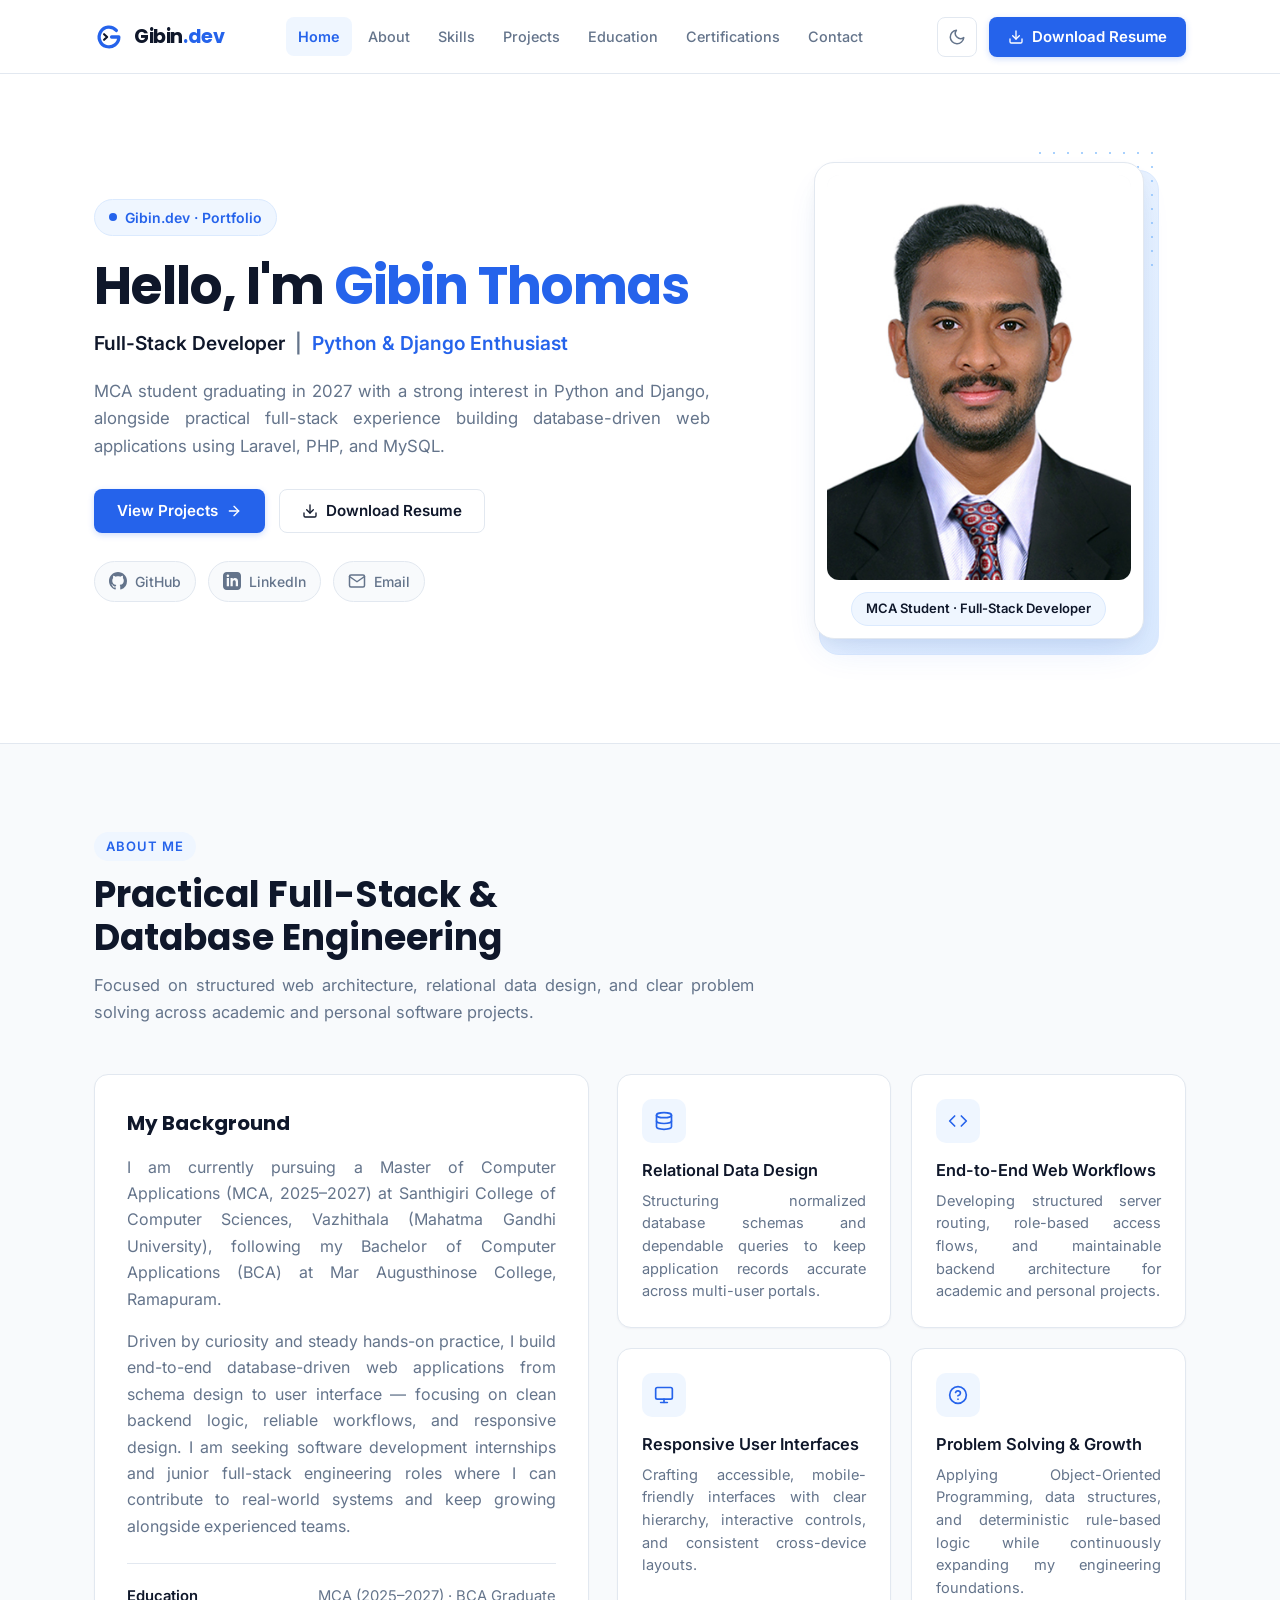
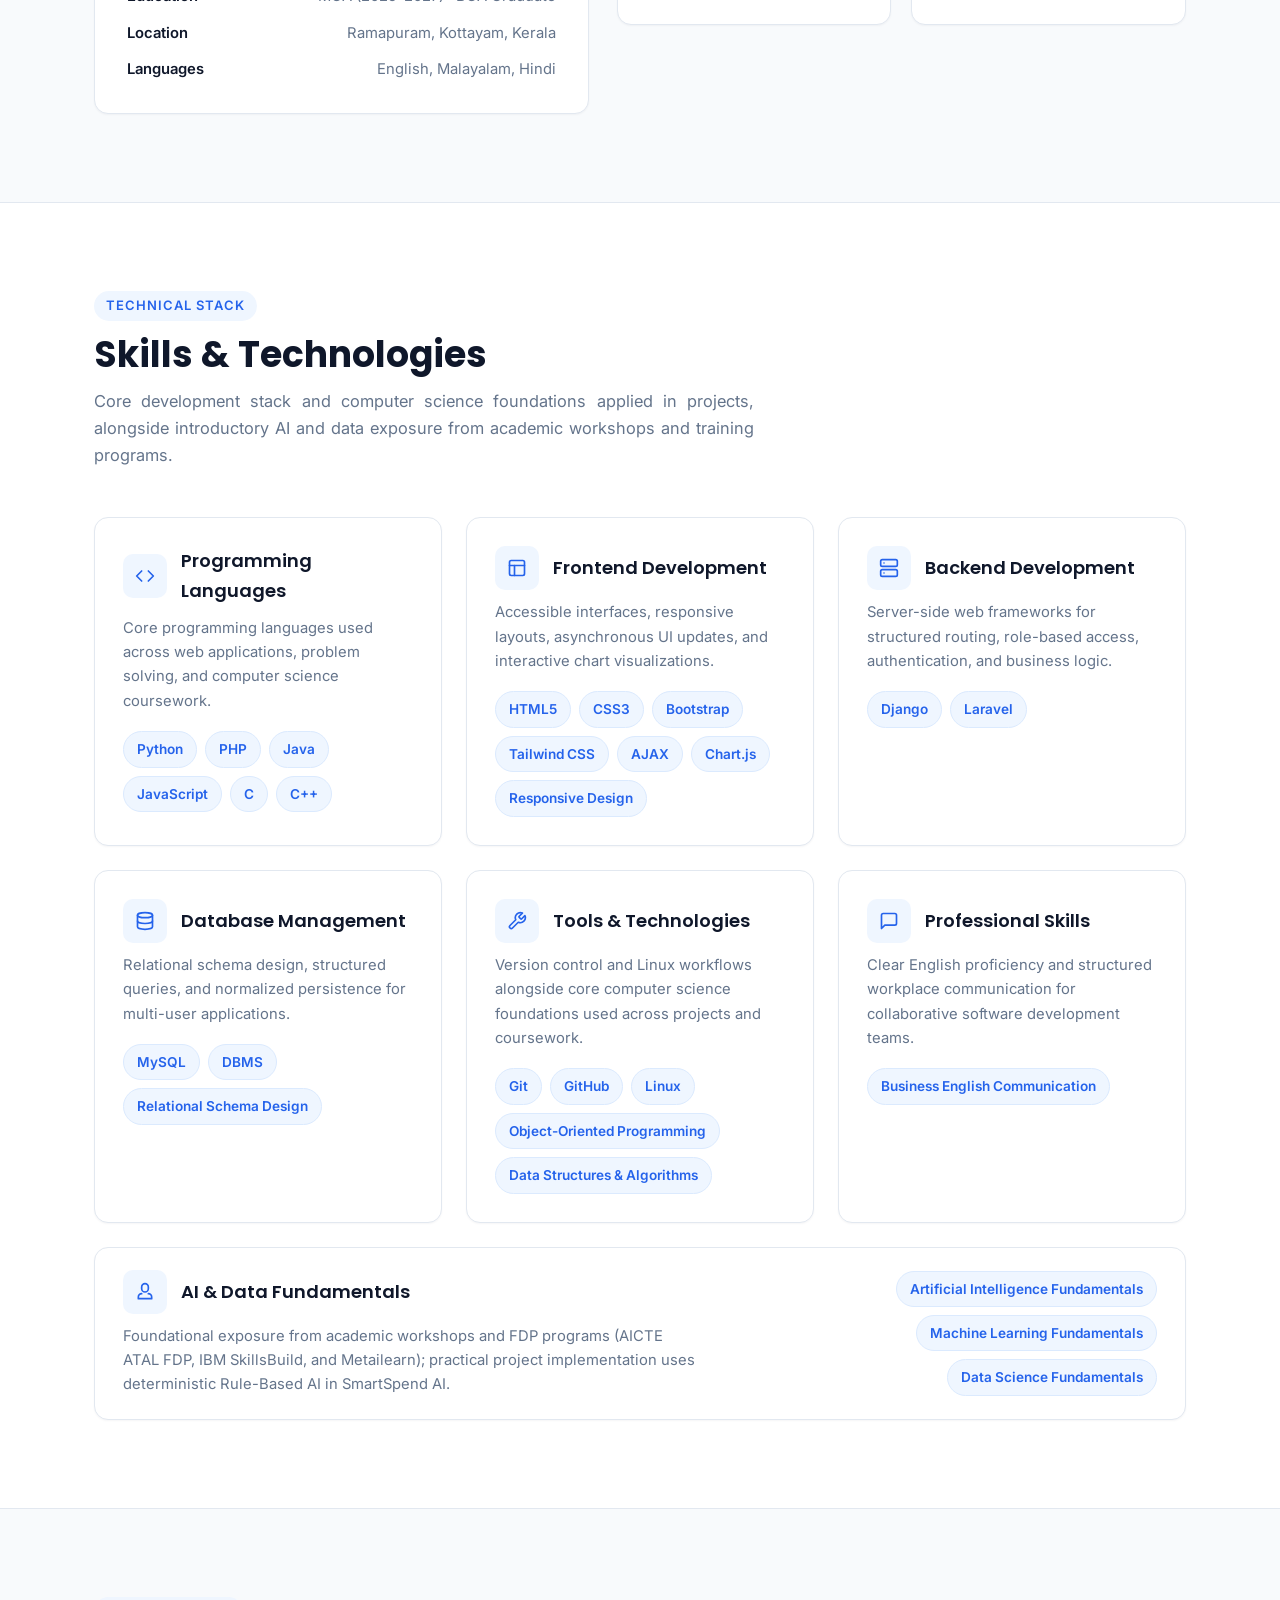
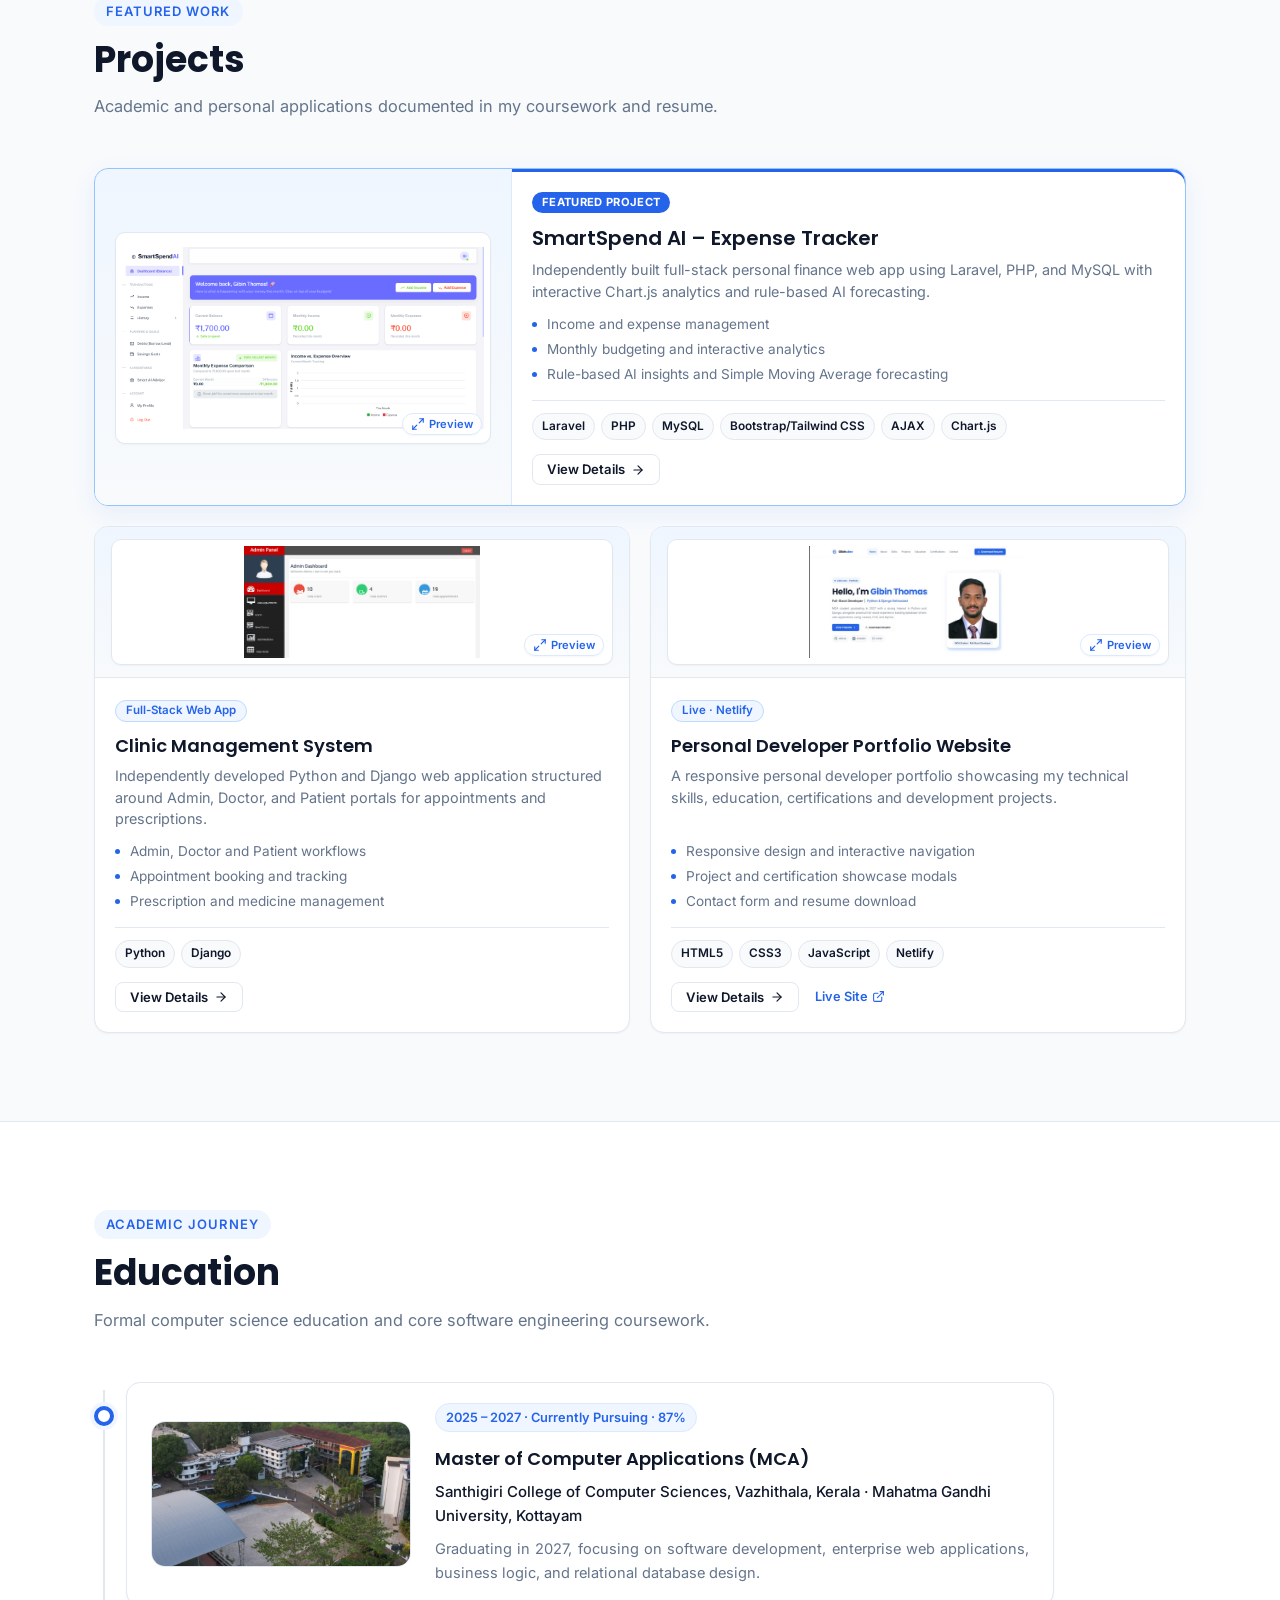
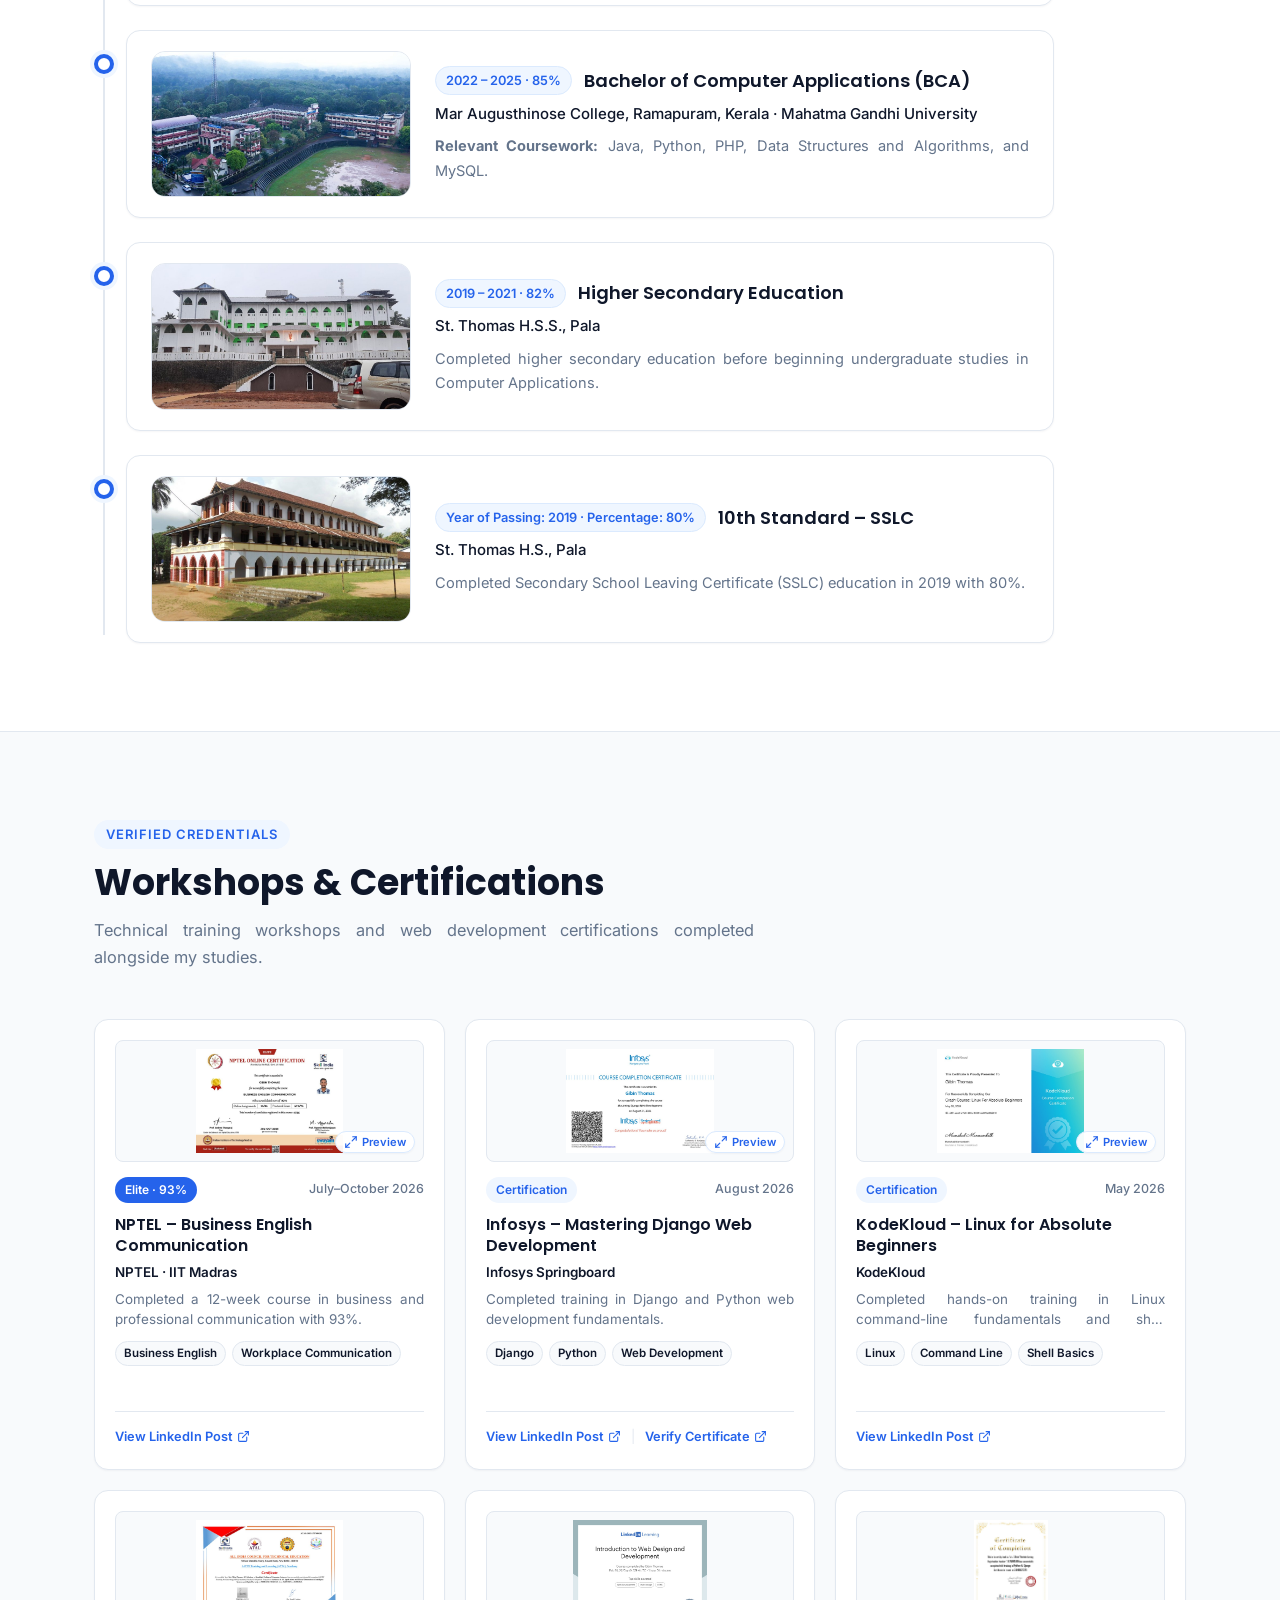
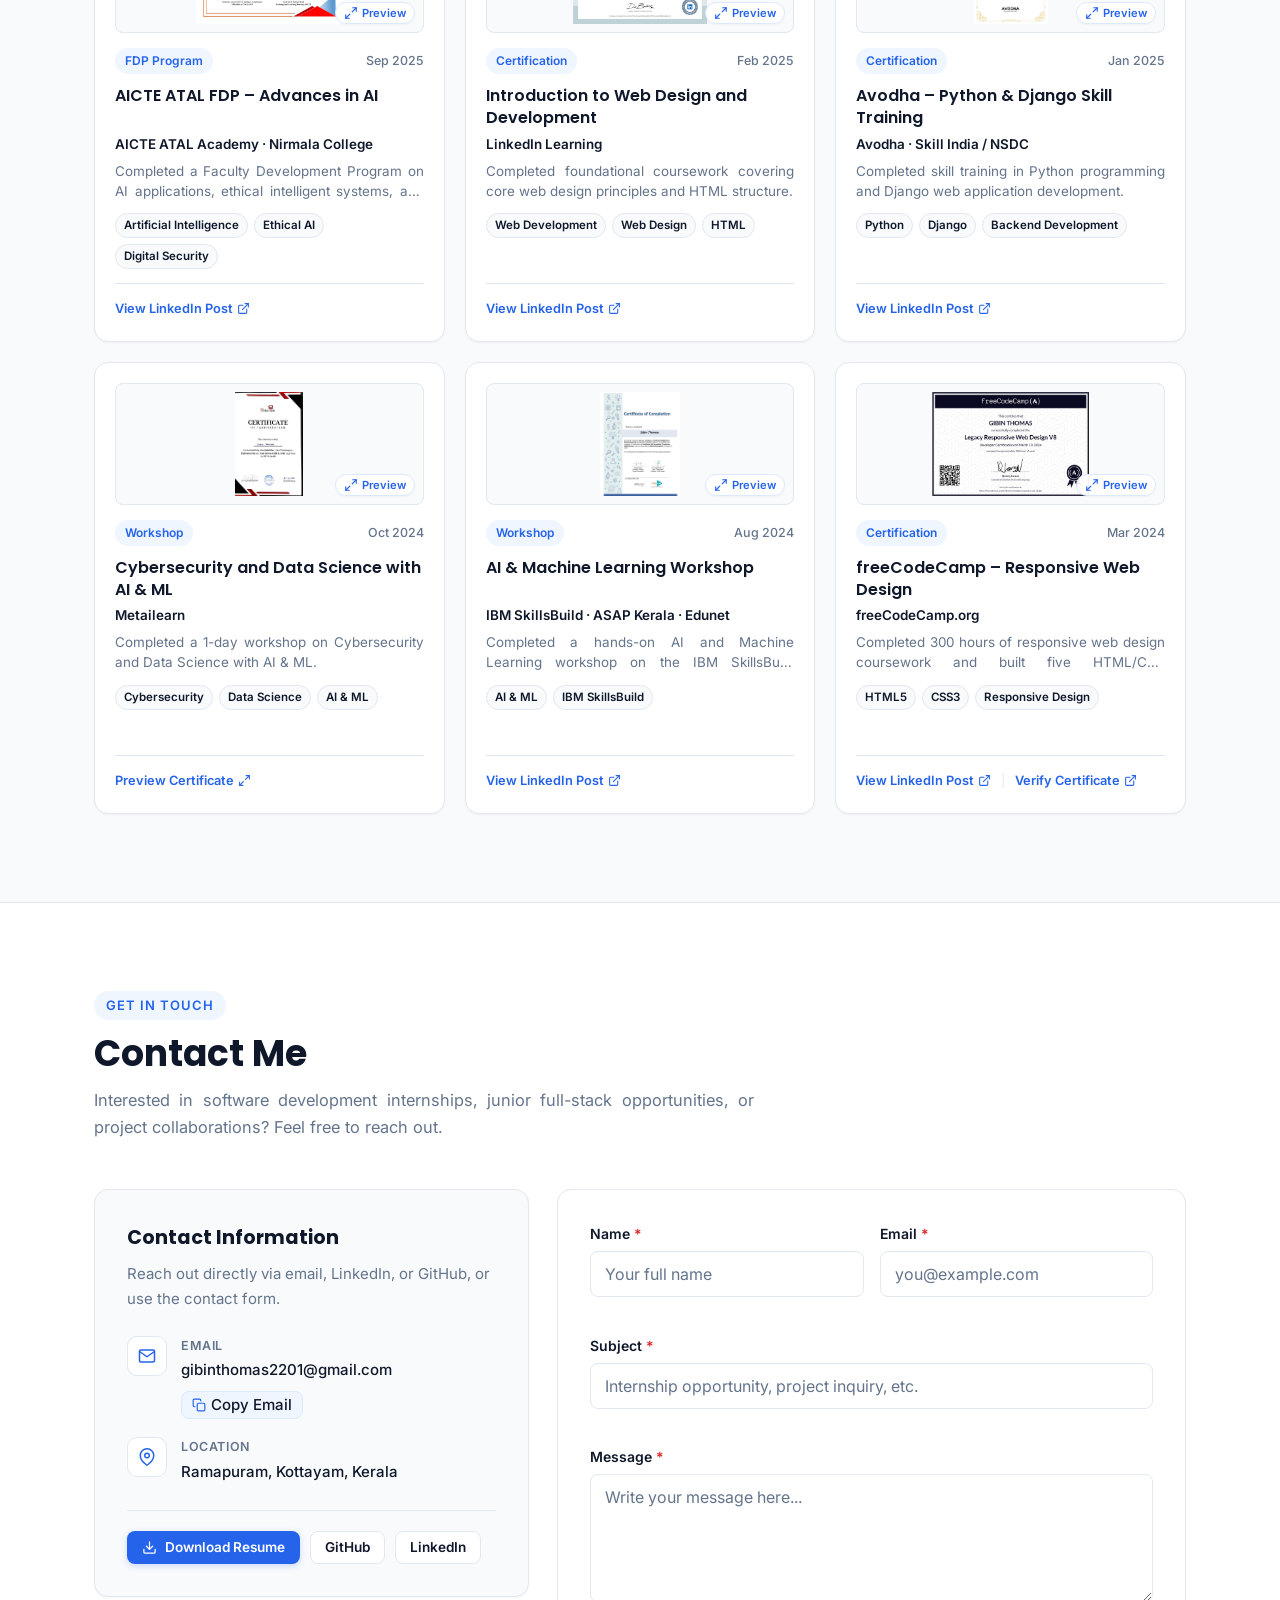
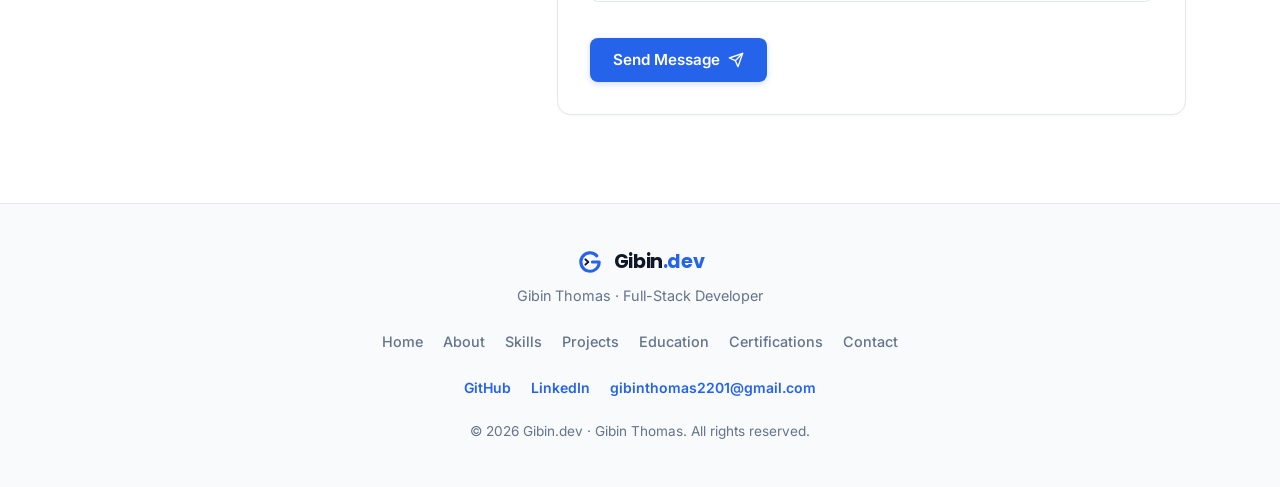
<file: index.html>
<!DOCTYPE html>
<html lang="en">

<head>
    <meta charset="UTF-8">
    <meta name="viewport" content="width=device-width, initial-scale=1.0">
    <title>Gibin.dev | Gibin Thomas — Full-Stack Developer</title>
    <meta name="description"
        content="Gibin.dev — Portfolio of Gibin Thomas, MCA student and Full-Stack Developer specializing in Python &amp; Django, PHP &amp; Laravel, MySQL, and rule-based AI web applications.">
    <meta name="author" content="Gibin Thomas">
    <meta name="theme-color" content="#FFFFFF">

    <!-- Open Graph / Social Sharing / Canonical -->
    <meta property="og:type" content="website">
    <meta property="og:site_name" content="Gibin.dev">
    <meta property="og:url" content="https://gibinthomas.netlify.app/">
    <meta property="og:title" content="Gibin.dev | Gibin Thomas — Full-Stack Developer">
    <meta property="og:description"
        content="Full-Stack Developer building database-driven web applications with Python, Django, PHP, Laravel, MySQL, and rule-based AI features.">
    <meta property="og:image" content="https://gibinthomas.netlify.app/assets/images/social/og-image.png">
    <meta property="og:image:type" content="image/png">
    <meta property="og:image:width" content="1200">
    <meta property="og:image:height" content="630">
    <meta property="og:image:alt"
        content="Gibin.dev — Gibin Thomas, Full-Stack Developer | Python &amp; Django Enthusiast">

    <!-- Twitter Card -->
    <meta name="twitter:card" content="summary_large_image">
    <meta name="twitter:title" content="Gibin.dev | Gibin Thomas — Full-Stack Developer">
    <meta name="twitter:description"
        content="Full-Stack Developer building database-driven web applications with Python, Django, PHP, Laravel, MySQL, and rule-based AI features.">
    <meta name="twitter:image" content="https://gibinthomas.netlify.app/assets/images/social/og-image.png">
    <meta name="twitter:image:alt"
        content="Gibin.dev — Gibin Thomas, Full-Stack Developer | Python &amp; Django Enthusiast">

    <link rel="canonical" href="https://gibinthomas.netlify.app/">

    <!-- Structured Data (Person Schema) -->
    <script type="application/ld+json">
    {
      "@context": "https://schema.org",
      "@type": "Person",
      "name": "Gibin Thomas",
      "alternateName": "Gibin.dev",
      "jobTitle": "Full-Stack Developer",
      "url": "https://gibinthomas.netlify.app/",
      "image": "https://gibinthomas.netlify.app/assets/images/profile/Gibin.jpg",
      "email": "mailto:gibinthomas2201@gmail.com",
      "address": {
        "@type": "PostalAddress",
        "addressLocality": "Ramapuram",
        "addressRegion": "Kerala",
        "addressCountry": "IN"
      },
      "alumniOf": [
        {
          "@type": "CollegeOrUniversity",
          "name": "Santhigiri College of Computer Sciences, Vazhithala"
        },
        {
          "@type": "CollegeOrUniversity",
          "name": "Mar Augusthinose College, Ramapuram"
        },
        {
          "@type": "School",
          "name": "St. Thomas H.S.S., Pala"
        },
        {
          "@type": "School",
          "name": "St. Thomas H.S., Pala"
        }
      ],
      "sameAs": [
        "https://github.com/Gibin2201",
        "https://www.linkedin.com/in/gibin-thomas2003"
      ],
      "knowsAbout": [
        "Python",
        "Django",
        "PHP",
        "Laravel",
        "MySQL",
        "JavaScript",
        "HTML5",
        "CSS3",
        "Bootstrap",
        "Tailwind CSS",
        "AJAX",
        "Chart.js",
        "Java",
        "C",
        "C++",
        "Rule-Based AI",
        "Object-Oriented Programming",
        "DBMS",
        "Data Structures and Algorithms",
        "Responsive Web Design",
        "Git",
        "GitHub"
      ]
    }
  </script>

    <!-- Favicon & App Icons -->
    <link rel="icon" type="image/svg+xml" href="assets/icons/favicon.svg">
    <link rel="icon" type="image/png" sizes="512x512" href="assets/icons/logo.png">
    <link rel="apple-touch-icon" href="assets/icons/logo.png">

    <!-- Google Fonts: Inter & Poppins -->
    <link rel="preconnect" href="https://fonts.googleapis.com">
    <link rel="preconnect" href="https://fonts.gstatic.com" crossorigin>
    <link
        href="https://fonts.googleapis.com/css2?family=Inter:wght@400;500;600;700&family=Poppins:wght@600;700&display=swap"
        rel="stylesheet">

    <!-- Theme Bootstrap (restores explicit user theme before first paint) -->
    <script src="assets/js/theme.js?v=20261112-2"></script>

    <!-- Stylesheet -->
    <link rel="stylesheet" href="assets/css/style.css?v=20261112-2">
</head>

<body>
    <a href="#main-content" class="skip-link">Skip to main content</a>

    <!-- ================= NAVBAR ================= -->
    <header class="site-header" id="site-header">
        <nav class="nav container" aria-label="Primary navigation">
            <a href="#home" class="nav-logo" aria-label="Gibin.dev — Home">
                <img src="assets/icons/logo.svg" alt="" width="30" height="30" class="brand-icon" aria-hidden="true">
                <span class="brand-wordmark">Gibin<span class="accent-dot">.dev</span></span>
            </a>

            <div class="nav-menu" id="nav-menu">
                <ul class="nav-list">
                    <li><a href="#home" class="nav-link active-link" aria-current="location">Home</a></li>
                    <li><a href="#about" class="nav-link">About</a></li>
                    <li><a href="#skills" class="nav-link">Skills</a></li>
                    <li><a href="#projects" class="nav-link">Projects</a></li>
                    <li><a href="#education" class="nav-link">Education</a></li>
                    <li><a href="#certifications" class="nav-link">Certifications</a></li>
                    <li><a href="#contact" class="nav-link">Contact</a></li>
                </ul>
                <div class="nav-mobile-actions">
                    <a href="assets/documents/Gibin%20Thomas.pdf" download="Gibin_Thomas_Resume.pdf"
                        class="btn btn-primary btn-full">
                        <svg width="16" height="16" viewBox="0 0 24 24" fill="none" stroke="currentColor"
                            stroke-width="2" stroke-linecap="round" stroke-linejoin="round" aria-hidden="true">
                            <path d="M21 15v4a2 2 0 0 1-2 2H5a2 2 0 0 1-2-2v-4" />
                            <polyline points="7 10 12 15 17 10" />
                            <line x1="12" y1="15" x2="12" y2="3" />
                        </svg>
                        Download Resume
                    </a>
                </div>
            </div>

            <div class="nav-actions">
                <button type="button" class="theme-toggle" id="theme-toggle" aria-pressed="false"
                    aria-label="Switch to dark mode" title="Switch to dark mode">
                    <svg class="icon-moon" width="18" height="18" viewBox="0 0 24 24" fill="none" stroke="currentColor"
                        stroke-width="2" stroke-linecap="round" stroke-linejoin="round" aria-hidden="true">
                        <path d="M21 12.79A9 9 0 1 1 11.21 3 7 7 0 0 0 21 12.79z" />
                    </svg>
                    <svg class="icon-sun" width="18" height="18" viewBox="0 0 24 24" fill="none" stroke="currentColor"
                        stroke-width="2" stroke-linecap="round" stroke-linejoin="round" aria-hidden="true">
                        <circle cx="12" cy="12" r="5" />
                        <line x1="12" y1="1" x2="12" y2="3" />
                        <line x1="12" y1="21" x2="12" y2="23" />
                        <line x1="4.22" y1="4.22" x2="5.64" y2="5.64" />
                        <line x1="18.36" y1="18.36" x2="19.78" y2="19.78" />
                        <line x1="1" y1="12" x2="3" y2="12" />
                        <line x1="21" y1="12" x2="23" y2="12" />
                        <line x1="4.22" y1="19.78" x2="5.64" y2="18.36" />
                        <line x1="18.36" y1="5.64" x2="19.78" y2="4.22" />
                    </svg>
                </button>

                <a href="assets/documents/Gibin%20Thomas.pdf" download="Gibin_Thomas_Resume.pdf"
                    class="btn btn-primary nav-resume-btn">
                    <svg width="16" height="16" viewBox="0 0 24 24" fill="none" stroke="currentColor" stroke-width="2"
                        stroke-linecap="round" stroke-linejoin="round" aria-hidden="true">
                        <path d="M21 15v4a2 2 0 0 1-2 2H5a2 2 0 0 1-2-2v-4" />
                        <polyline points="7 10 12 15 17 10" />
                        <line x1="12" y1="15" x2="12" y2="3" />
                    </svg>
                    Download Resume
                </a>

                <button type="button" class="nav-toggle" id="nav-toggle" aria-controls="nav-menu" aria-expanded="false"
                    aria-label="Toggle navigation menu">
                    <svg class="icon-menu" width="22" height="22" viewBox="0 0 24 24" fill="none" stroke="currentColor"
                        stroke-width="2" stroke-linecap="round" stroke-linejoin="round" aria-hidden="true">
                        <line x1="3" y1="6" x2="21" y2="6" />
                        <line x1="3" y1="12" x2="21" y2="12" />
                        <line x1="3" y1="18" x2="21" y2="18" />
                    </svg>
                    <svg class="icon-close" width="22" height="22" viewBox="0 0 24 24" fill="none" stroke="currentColor"
                        stroke-width="2" stroke-linecap="round" stroke-linejoin="round" aria-hidden="true">
                        <line x1="18" y1="6" x2="6" y2="18" />
                        <line x1="6" y1="6" x2="18" y2="18" />
                    </svg>
                </button>
            </div>
        </nav>
    </header>

    <main id="main-content">
        <!-- ================= HERO SECTION ================= -->
        <section class="hero section-light" id="home">
            <div class="container hero-grid">
                <div class="hero-content">
                    <span class="hero-greeting">
                        <span class="status-dot" aria-hidden="true"></span>
                        Gibin.dev · Portfolio
                    </span>

                    <h1 class="hero-title">
                        Hello, I'm <span class="text-accent">Gibin Thomas</span>
                    </h1>

                    <p class="hero-subtitle">
                        <span class="hero-role-primary">Full-Stack Developer</span>
                        <span class="hero-role-sep desktop-only" aria-hidden="true">|</span>
                        <span class="hero-role-item">Python &amp; Django Enthusiast</span>
                    </p>

                    <p class="hero-description">
                        MCA student graduating in 2027 with a strong interest in Python and Django, alongside practical
                        full-stack experience building database-driven web applications using Laravel, PHP, and MySQL.
                    </p>

                    <div class="hero-actions">
                        <a href="#projects" class="btn btn-primary btn-lg">
                            View Projects
                            <svg width="16" height="16" viewBox="0 0 24 24" fill="none" stroke="currentColor"
                                stroke-width="2" stroke-linecap="round" stroke-linejoin="round" aria-hidden="true">
                                <line x1="5" y1="12" x2="19" y2="12" />
                                <polyline points="12 5 19 12 12 19" />
                            </svg>
                        </a>
                        <a href="assets/documents/Gibin%20Thomas.pdf" download="Gibin_Thomas_Resume.pdf"
                            class="btn btn-secondary btn-lg">
                            <svg width="16" height="16" viewBox="0 0 24 24" fill="none" stroke="currentColor"
                                stroke-width="2" stroke-linecap="round" stroke-linejoin="round" aria-hidden="true">
                                <path d="M21 15v4a2 2 0 0 1-2 2H5a2 2 0 0 1-2-2v-4" />
                                <polyline points="7 10 12 15 17 10" />
                                <line x1="12" y1="15" x2="12" y2="3" />
                            </svg>
                            Download Resume
                        </a>
                    </div>

                    <div class="hero-socials" aria-label="Professional profile links">
                        <a href="https://github.com/Gibin2201" target="_blank" rel="noopener noreferrer"
                            class="social-pill" aria-label="GitHub profile">
                            <svg width="18" height="18" viewBox="0 0 24 24" fill="currentColor" aria-hidden="true">
                                <path
                                    d="M12 0C5.37 0 0 5.37 0 12c0 5.31 3.435 9.795 8.205 11.385.6.105.825-.255.825-.57 0-.285-.015-1.23-.015-2.235-3.015.555-3.795-.735-4.035-1.41-.135-.345-.72-1.41-1.23-1.695-.42-.225-1.02-.78-.015-.795.945-.015 1.62.87 1.845 1.23 1.08 1.815 2.805 1.305 3.495.99.105-.78.42-1.305.765-1.605-2.67-.3-5.46-1.335-5.46-5.925 0-1.305.465-2.385 1.23-3.225-.12-.3-.54-1.53.12-3.18 0 0 1.005-.315 3.3 1.23.96-.27 1.98-.405 3-.405s2.04.135 3 .405c2.295-1.56 3.3-1.23 3.3-1.23.66 1.65.24 2.88.12 3.18.765.84 1.23 1.905 1.23 3.225 0 4.605-2.805 5.625-5.475 5.925.435.375.81 1.095.81 2.22 0 1.605-.015 2.895-.015 3.3 0 .315.225.69.825.57A12.02 12.02 0 0 0 24 12c0-6.63-5.37-12-12-12z" />
                            </svg>
                            <span>GitHub</span>
                        </a>

                        <a href="https://www.linkedin.com/in/gibin-thomas2003" target="_blank" rel="noopener noreferrer"
                            class="social-pill" aria-label="LinkedIn profile">
                            <svg width="18" height="18" viewBox="0 0 24 24" fill="currentColor" aria-hidden="true">
                                <path
                                    d="M19 0h-14c-2.761 0-5 2.239-5 5v14c0 2.761 2.239 5 5 5h14c2.762 0 5-2.239 5-5v-14c0-2.761-2.238-5-5-5zm-11 19h-3v-11h3v11zm-1.5-12.268c-.966 0-1.75-.79-1.75-1.764s.784-1.764 1.75-1.764 1.75.79 1.75 1.764-.783 1.764-1.75 1.764zm13.5 12.268h-3v-5.604c0-3.368-4-3.113-4 0v5.604h-3v-11h3v1.765c1.396-2.586 7-2.777 7 2.476v6.759z" />
                            </svg>
                            <span>LinkedIn</span>
                        </a>

                        <a href="mailto:gibinthomas2201@gmail.com" class="social-pill"
                            aria-label="Send email to gibinthomas2201@gmail.com">
                            <svg width="18" height="18" viewBox="0 0 24 24" fill="none" stroke="currentColor"
                                stroke-width="2" stroke-linecap="round" stroke-linejoin="round" aria-hidden="true">
                                <path d="M4 4h16c1.1 0 2 .9 2 2v12c0 1.1-.9 2-2 2H4c-1.1 0-2-.9-2-2V6c0-1.1.9-2 2-2z" />
                                <polyline points="22,6 12,13 2,6" />
                            </svg>
                            <span>Email</span>
                        </a>
                    </div>
                </div>

                <div class="hero-visual">
                    <div class="portrait-backdrop" aria-hidden="true"></div>
                    <div class="portrait-dots" aria-hidden="true"></div>
                    <figure class="portrait-card">
                        <img src="assets/images/profile/Gibin.jpg" alt="Portrait of Gibin Thomas, Full-Stack Developer"
                            width="366" height="484" loading="eager" fetchpriority="high" decoding="async">
                        <figcaption class="portrait-caption">
                            <span class="caption-badge">MCA Student · Full-Stack Developer</span>
                        </figcaption>
                    </figure>
                </div>
            </div>
        </section>

        <!-- ================= ABOUT SECTION ================= -->
        <section class="section section-muted" id="about">
            <div class="container">
                <div class="section-header reveal">
                    <span class="section-eyebrow">About Me</span>
                    <h2 class="section-title">Practical Full-Stack &amp; Database Engineering</h2>
                    <p class="section-subtitle">
                        Focused on structured web architecture, relational data design, and clear problem solving across
                        academic and personal software projects.
                    </p>
                </div>

                <div class="about-grid">
                    <div class="about-story card reveal">
                        <h3>My Background</h3>
                        <p>
                            I am currently pursuing a Master of Computer Applications (MCA, 2025–2027) at Santhigiri
                            College of Computer Sciences, Vazhithala (Mahatma Gandhi University), following my Bachelor
                            of Computer Applications (BCA) at Mar Augusthinose College, Ramapuram.
                        </p>
                        <p>
                            Driven by curiosity and steady hands-on practice, I build end-to-end database-driven web
                            applications from schema design to user interface &mdash; focusing on clean backend logic,
                            reliable workflows, and responsive design. I am seeking software development internships
                            and junior full-stack engineering roles where I can contribute to real-world systems and
                            keep growing alongside experienced teams.
                        </p>

                        <dl class="about-meta">
                            <div class="meta-item">
                                <dt>Education</dt>
                                <dd>MCA (2025–2027) · BCA Graduate</dd>
                            </div>
                            <div class="meta-item">
                                <dt>Location</dt>
                                <dd>Ramapuram, Kottayam, Kerala</dd>
                            </div>
                            <div class="meta-item">
                                <dt>Languages</dt>
                                <dd>English, Malayalam, Hindi</dd>
                            </div>
                        </dl>
                    </div>

                    <div class="about-highlights">
                        <article class="highlight-card card reveal">
                            <div class="icon-badge" aria-hidden="true">
                                <svg width="20" height="20" viewBox="0 0 24 24" fill="none" stroke="currentColor"
                                    stroke-width="2" stroke-linecap="round" stroke-linejoin="round">
                                    <ellipse cx="12" cy="5" rx="9" ry="3" />
                                    <path d="M21 12c0 1.66-4 3-9 3s-9-1.34-9-3" />
                                    <path d="M3 5v14c0 1.66 4 3 9 3s9-1.34 9-3V5" />
                                </svg>
                            </div>
                            <h3>Relational Data Design</h3>
                            <p>Structuring normalized database schemas and dependable queries to keep application
                                records accurate across multi-user portals.</p>
                        </article>

                        <article class="highlight-card card reveal">
                            <div class="icon-badge" aria-hidden="true">
                                <svg width="20" height="20" viewBox="0 0 24 24" fill="none" stroke="currentColor"
                                    stroke-width="2" stroke-linecap="round" stroke-linejoin="round">
                                    <polyline points="16 18 22 12 16 6" />
                                    <polyline points="8 6 2 12 8 18" />
                                </svg>
                            </div>
                            <h3>End-to-End Web Workflows</h3>
                            <p>Developing structured server routing, role-based access flows, and maintainable backend
                                architecture for academic and personal projects.</p>
                        </article>

                        <article class="highlight-card card reveal">
                            <div class="icon-badge" aria-hidden="true">
                                <svg width="20" height="20" viewBox="0 0 24 24" fill="none" stroke="currentColor"
                                    stroke-width="2" stroke-linecap="round" stroke-linejoin="round">
                                    <rect x="2" y="3" width="20" height="14" rx="2" ry="2" />
                                    <line x1="8" y1="21" x2="16" y2="21" />
                                    <line x1="12" y1="17" x2="12" y2="21" />
                                </svg>
                            </div>
                            <h3>Responsive User Interfaces</h3>
                            <p>Crafting accessible, mobile-friendly interfaces with clear hierarchy, interactive controls,
                                and consistent cross-device layouts.</p>
                        </article>

                        <article class="highlight-card card reveal">
                            <div class="icon-badge" aria-hidden="true">
                                <svg width="20" height="20" viewBox="0 0 24 24" fill="none" stroke="currentColor"
                                    stroke-width="2" stroke-linecap="round" stroke-linejoin="round">
                                    <circle cx="12" cy="12" r="10" />
                                    <path d="M9.09 9a3 3 0 0 1 5.83 1c0 2-3 3-3 3" />
                                    <line x1="12" y1="17" x2="12.01" y2="17" />
                                </svg>
                            </div>
                            <h3>Problem Solving &amp; Growth</h3>
                            <p>Applying Object-Oriented Programming, data structures, and deterministic rule-based logic
                                while continuously expanding my engineering foundations.</p>
                        </article>
                    </div>
                </div>
            </div>
        </section>

        <!-- ================= SKILLS SECTION ================= -->
        <section class="section section-light" id="skills">
            <div class="container">
                <div class="section-header reveal">
                    <span class="section-eyebrow">Technical Stack</span>
                    <h2 class="section-title">Skills &amp; Technologies</h2>
                    <p class="section-subtitle">
                        Core development stack and computer science foundations applied in projects, alongside
                        introductory AI and data exposure from academic workshops and training programs.
                    </p>
                </div>

                <div class="skills-grid">
                    <!-- Programming Languages -->
                    <article class="skill-card card reveal">
                        <div class="skill-card-head">
                            <div class="icon-badge" aria-hidden="true">
                                <svg width="20" height="20" viewBox="0 0 24 24" fill="none" stroke="currentColor"
                                    stroke-width="2" stroke-linecap="round" stroke-linejoin="round">
                                    <polyline points="16 18 22 12 16 6" />
                                    <polyline points="8 6 2 12 8 18" />
                                </svg>
                            </div>
                            <h3>Programming Languages</h3>
                        </div>
                        <p class="skill-card-desc">Core programming languages used across web applications, problem
                            solving, and computer science coursework.</p>
                        <ul class="skill-tags">
                            <li class="skill-tag">Python</li>
                            <li class="skill-tag">PHP</li>
                            <li class="skill-tag">Java</li>
                            <li class="skill-tag">JavaScript</li>
                            <li class="skill-tag">C</li>
                            <li class="skill-tag">C++</li>
                        </ul>
                    </article>

                    <!-- Frontend Development -->
                    <article class="skill-card card reveal">
                        <div class="skill-card-head">
                            <div class="icon-badge" aria-hidden="true">
                                <svg width="20" height="20" viewBox="0 0 24 24" fill="none" stroke="currentColor"
                                    stroke-width="2" stroke-linecap="round" stroke-linejoin="round">
                                    <rect x="3" y="3" width="18" height="18" rx="2" />
                                    <path d="M3 9h18" />
                                    <path d="M9 21V9" />
                                </svg>
                            </div>
                            <h3>Frontend Development</h3>
                        </div>
                        <p class="skill-card-desc">Accessible interfaces, responsive layouts, asynchronous UI updates,
                            and interactive chart visualizations.</p>
                        <ul class="skill-tags">
                            <li class="skill-tag">HTML5</li>
                            <li class="skill-tag">CSS3</li>
                            <li class="skill-tag">Bootstrap</li>
                            <li class="skill-tag">Tailwind CSS</li>
                            <li class="skill-tag">AJAX</li>
                            <li class="skill-tag">Chart.js</li>
                            <li class="skill-tag">Responsive Design</li>
                        </ul>
                    </article>

                    <!-- Backend Development -->
                    <article class="skill-card card reveal">
                        <div class="skill-card-head">
                            <div class="icon-badge" aria-hidden="true">
                                <svg width="20" height="20" viewBox="0 0 24 24" fill="none" stroke="currentColor"
                                    stroke-width="2" stroke-linecap="round" stroke-linejoin="round">
                                    <rect x="2" y="2" width="20" height="8" rx="2" ry="2" />
                                    <rect x="2" y="14" width="20" height="8" rx="2" ry="2" />
                                    <line x1="6" y1="6" x2="6.01" y2="6" />
                                    <line x1="6" y1="18" x2="6.01" y2="18" />
                                </svg>
                            </div>
                            <h3>Backend Development</h3>
                        </div>
                        <p class="skill-card-desc">Server-side web frameworks for structured routing, role-based access,
                            authentication, and business logic.</p>
                        <ul class="skill-tags">
                            <li class="skill-tag">Django</li>
                            <li class="skill-tag">Laravel</li>
                        </ul>
                    </article>

                    <!-- Database Management -->
                    <article class="skill-card card reveal">
                        <div class="skill-card-head">
                            <div class="icon-badge" aria-hidden="true">
                                <svg width="20" height="20" viewBox="0 0 24 24" fill="none" stroke="currentColor"
                                    stroke-width="2" stroke-linecap="round" stroke-linejoin="round">
                                    <ellipse cx="12" cy="5" rx="9" ry="3" />
                                    <path d="M21 12c0 1.66-4 3-9 3s-9-1.34-9-3" />
                                    <path d="M3 5v14c0 1.66 4 3 9 3s9-1.34 9-3V5" />
                                </svg>
                            </div>
                            <h3>Database Management</h3>
                        </div>
                        <p class="skill-card-desc">Relational schema design, structured queries, and normalized
                            persistence for multi-user applications.</p>
                        <ul class="skill-tags">
                            <li class="skill-tag">MySQL</li>
                            <li class="skill-tag">DBMS</li>
                            <li class="skill-tag">Relational Schema Design</li>
                        </ul>
                    </article>

                    <!-- Tools & CS Foundations -->
                    <article class="skill-card card reveal">
                        <div class="skill-card-head">
                            <div class="icon-badge" aria-hidden="true">
                                <svg width="20" height="20" viewBox="0 0 24 24" fill="none" stroke="currentColor"
                                    stroke-width="2" stroke-linecap="round" stroke-linejoin="round">
                                    <path
                                        d="M14.7 6.3a1 1 0 0 0 0 1.4l1.6 1.6a1 1 0 0 0 1.4 0l3.77-3.77a6 6 0 0 1-7.94 7.94l-6.91 6.91a2.12 2.12 0 0 1-3-3l6.91-6.91a6 6 0 0 1 7.94-7.94l-3.76 3.76z" />
                                </svg>
                            </div>
                            <h3>Tools &amp; Technologies</h3>
                        </div>
                        <p class="skill-card-desc">Version control and Linux workflows alongside core computer science
                            foundations used across projects and coursework.</p>
                        <ul class="skill-tags">
                            <li class="skill-tag">Git</li>
                            <li class="skill-tag">GitHub</li>
                            <li class="skill-tag">Linux</li>
                            <li class="skill-tag">Object-Oriented Programming</li>
                            <li class="skill-tag">Data Structures &amp; Algorithms</li>
                        </ul>
                    </article>

                    <!-- Professional Skills -->
                    <article class="skill-card card reveal">
                        <div class="skill-card-head">
                            <div class="icon-badge" aria-hidden="true">
                                <svg width="20" height="20" viewBox="0 0 24 24" fill="none" stroke="currentColor"
                                    stroke-width="2" stroke-linecap="round" stroke-linejoin="round">
                                    <path d="M21 15a2 2 0 0 1-2 2H7l-4 4V5a2 2 0 0 1 2-2h14a2 2 0 0 1 2 2z" />
                                </svg>
                            </div>
                            <h3>Professional Skills</h3>
                        </div>
                        <p class="skill-card-desc">Clear English proficiency and structured workplace communication for
                            collaborative software development teams.</p>
                        <ul class="skill-tags">
                            <li class="skill-tag">Business English Communication</li>
                        </ul>
                    </article>

                    <!-- AI & Data Fundamentals (Academic & Workshop Exposure) -->
                    <article class="skill-card skill-card--compact card reveal">
                        <div class="skill-card-info">
                            <div class="skill-card-head">
                                <div class="icon-badge" aria-hidden="true">
                                    <svg width="20" height="20" viewBox="0 0 24 24" fill="none" stroke="currentColor"
                                        stroke-width="2" stroke-linecap="round" stroke-linejoin="round">
                                        <path d="M12 2a4 4 0 0 1 4 4v2a4 4 0 0 1-8 0V6a4 4 0 0 1 4-4z" />
                                        <path d="M16 14a4 4 0 0 1 4 4v2H4v-2a4 4 0 0 1 4-4" />
                                    </svg>
                                </div>
                                <h3>AI &amp; Data Fundamentals</h3>
                            </div>
                            <p class="skill-card-desc">Foundational exposure from academic workshops and FDP programs
                                (AICTE ATAL FDP, IBM SkillsBuild, and Metailearn); practical project implementation uses
                                deterministic Rule-Based AI in SmartSpend AI.</p>
                        </div>
                        <ul class="skill-tags">
                            <li class="skill-tag">Artificial Intelligence Fundamentals</li>
                            <li class="skill-tag">Machine Learning Fundamentals</li>
                            <li class="skill-tag">Data Science Fundamentals</li>
                        </ul>
                    </article>
                </div>
            </div>
        </section>

        <!-- ================= PROJECTS SECTION ================= -->
        <section class="section section-muted" id="projects">
            <div class="container">
                <div class="section-header reveal">
                    <span class="section-eyebrow">Featured Work</span>
                    <h2 class="section-title">Projects</h2>
                    <p class="section-subtitle">
                        Academic and personal applications documented in my coursework and resume.
                    </p>
                </div>

                <div class="projects-grid">
                    <!-- Future real screenshot ready: add "project-preview--screenshot" to .project-preview and swap .preview-window for <img class="project-screenshot"> -->
                    <!-- Project 1 (Featured): SmartSpend AI – Expense Tracker -->
                    <article class="project-card project-card--featured card reveal" data-project-id="smartspend-ai">
                        <div class="project-preview preview-expense">
                            <button type="button" class="project-thumb-btn"
                                data-lightbox-src="assets/images/projects/smartspend-ai-dashboard.png"
                                data-lightbox-alt="SmartSpend AI user dashboard showing balance, monthly expense comparison, and income versus expense overview chart"
                                data-lightbox-title="SmartSpend AI – User Dashboard"
                                data-lightbox-meta="Laravel, PHP &amp; MySQL · Balance, Expense Comparison &amp; Chart.js Analytics"
                                aria-label="Open full-size screenshot of SmartSpend AI User Dashboard">
                                <img src="assets/images/projects/smartspend-ai-dashboard.png"
                                    alt="SmartSpend AI User Dashboard application screenshot"
                                    class="project-screenshot" width="1024" height="514" loading="lazy"
                                    decoding="async" />
                                <span class="cert-thumb-hint" aria-hidden="true">
                                    <svg width="14" height="14" viewBox="0 0 24 24" fill="none" stroke="currentColor"
                                        stroke-width="2" stroke-linecap="round" stroke-linejoin="round">
                                        <polyline points="15 3 21 3 21 9" />
                                        <polyline points="9 21 3 21 3 15" />
                                        <line x1="21" y1="3" x2="14" y2="10" />
                                        <line x1="3" y1="21" x2="10" y2="14" />
                                    </svg>
                                    Preview
                                </span>
                            </button>
                        </div>

                        <div class="project-content">
                            <div class="project-meta-row">
                                <span class="featured-badge">Featured Project</span>
                            </div>
                            <h3 class="project-title">SmartSpend AI – Expense Tracker</h3>
                            <p class="project-desc">
                                Independently built full-stack personal finance web app using Laravel, PHP, and MySQL
                                with interactive Chart.js analytics and rule-based AI forecasting.
                            </p>

                            <ul class="project-features">
                                <li>Income and expense management</li>
                                <li>Monthly budgeting and interactive analytics</li>
                                <li>Rule-based AI insights and Simple Moving Average forecasting</li>
                            </ul>

                            <div class="project-tech" aria-label="Technology stack">
                                <span>Laravel</span>
                                <span>PHP</span>
                                <span>MySQL</span>
                                <span>Bootstrap/Tailwind CSS</span>
                                <span>AJAX</span>
                                <span>Chart.js</span>
                            </div>

                            <div class="project-actions">
                                <button type="button" class="btn btn-secondary btn-sm project-details-btn"
                                    data-project-detail="smartspend-ai"
                                    data-project-title="SmartSpend AI – Expense Tracker"
                                    data-project-meta="Featured Full-Stack Project · Laravel, PHP &amp; MySQL">
                                    View Details
                                    <svg width="14" height="14" viewBox="0 0 24 24" fill="none" stroke="currentColor"
                                        stroke-width="2" stroke-linecap="round" stroke-linejoin="round"
                                        aria-hidden="true">
                                        <line x1="5" y1="12" x2="19" y2="12" />
                                        <polyline points="12 5 19 12 12 19" />
                                    </svg>
                                </button>
                            </div>
                        </div>
                    </article>

                    <!-- Project 2: Clinic Management System -->
                    <article class="project-card card reveal" data-project-id="clinic-management">
                        <div class="project-preview preview-clinic">
                            <button type="button" class="project-thumb-btn"
                                data-lightbox-src="assets/images/projects/clinic-management-admin-dashboard.png"
                                data-lightbox-alt="Clinic Management System admin dashboard displaying total users, doctors, appointments, and clinic management navigation"
                                data-lightbox-title="Clinic Management System – Admin Dashboard"
                                data-lightbox-meta="Python &amp; Django · Users, Doctors, Appointments &amp; Stock Overview"
                                aria-label="Open full-size screenshot of Clinic Management System Admin Dashboard">
                                <img src="assets/images/projects/clinic-management-admin-dashboard.png"
                                    alt="Clinic Management System Admin Dashboard application screenshot"
                                    class="project-screenshot" width="1024" height="486" loading="lazy"
                                    decoding="async" />
                                <span class="cert-thumb-hint" aria-hidden="true">
                                    <svg width="14" height="14" viewBox="0 0 24 24" fill="none" stroke="currentColor"
                                        stroke-width="2" stroke-linecap="round" stroke-linejoin="round">
                                        <polyline points="15 3 21 3 21 9" />
                                        <polyline points="9 21 3 21 3 15" />
                                        <line x1="21" y1="3" x2="14" y2="10" />
                                        <line x1="3" y1="21" x2="10" y2="14" />
                                    </svg>
                                    Preview
                                </span>
                            </button>
                        </div>

                        <div class="project-content">
                            <div class="project-meta-row">
                                <span class="project-badge">Full-Stack Web App</span>
                            </div>
                            <h3 class="project-title">Clinic Management System</h3>
                            <p class="project-desc">
                                Independently developed Python and Django web application structured around Admin,
                                Doctor, and Patient portals for appointments and prescriptions.
                            </p>

                            <ul class="project-features">
                                <li>Admin, Doctor and Patient workflows</li>
                                <li>Appointment booking and tracking</li>
                                <li>Prescription and medicine management</li>
                            </ul>

                            <div class="project-tech" aria-label="Technology stack">
                                <span>Python</span>
                                <span>Django</span>
                            </div>

                            <div class="project-actions">
                                <button type="button" class="btn btn-secondary btn-sm project-details-btn"
                                    data-project-detail="clinic-management"
                                    data-project-title="Clinic Management System"
                                    data-project-meta="Full-Stack Web Application · Python &amp; Django">
                                    View Details
                                    <svg width="14" height="14" viewBox="0 0 24 24" fill="none" stroke="currentColor"
                                        stroke-width="2" stroke-linecap="round" stroke-linejoin="round"
                                        aria-hidden="true">
                                        <line x1="5" y1="12" x2="19" y2="12" />
                                        <polyline points="12 5 19 12 12 19" />
                                    </svg>
                                </button>
                            </div>
                        </div>
                    </article>

                    <!-- Project 3: Personal Developer Portfolio Website -->
                    <article class="project-card card reveal" data-project-id="portfolio-website">
                        <div class="project-preview preview-portfolio">
                            <button type="button" class="project-thumb-btn"
                                data-lightbox-src="assets/images/projects/portfolio-hero.jpg"
                                data-lightbox-alt="Personal Developer Portfolio website hero section featuring navigation bar, developer introduction, and call-to-action buttons"
                                data-lightbox-title="Personal Developer Portfolio – Hero Overview"
                                data-lightbox-meta="HTML5, CSS3 &amp; JavaScript · Hosted on Netlify (gibinthomas.netlify.app)"
                                aria-label="Open full-size screenshot of Personal Developer Portfolio Hero Overview">
                                <img src="assets/images/projects/portfolio-hero.jpg"
                                    alt="Personal Developer Portfolio website hero screenshot"
                                    class="project-screenshot" width="1024" height="525" loading="lazy"
                                    decoding="async" />
                                <span class="cert-thumb-hint" aria-hidden="true">
                                    <svg width="14" height="14" viewBox="0 0 24 24" fill="none" stroke="currentColor"
                                        stroke-width="2" stroke-linecap="round" stroke-linejoin="round">
                                        <polyline points="15 3 21 3 21 9" />
                                        <polyline points="9 21 3 21 3 15" />
                                        <line x1="21" y1="3" x2="14" y2="10" />
                                        <line x1="3" y1="21" x2="10" y2="14" />
                                    </svg>
                                    Preview
                                </span>
                            </button>
                        </div>

                        <div class="project-content">
                            <div class="project-meta-row">
                                <span class="project-badge">Live · Netlify</span>
                            </div>
                            <h3 class="project-title">Personal Developer Portfolio Website</h3>
                            <p class="project-desc">
                                A responsive personal developer portfolio showcasing my technical skills, education,
                                certifications and development projects.
                            </p>

                            <ul class="project-features">
                                <li>Responsive design and interactive navigation</li>
                                <li>Project and certification showcase modals</li>
                                <li>Contact form and resume download</li>
                            </ul>

                            <div class="project-tech" aria-label="Technology stack">
                                <span>HTML5</span>
                                <span>CSS3</span>
                                <span>JavaScript</span>
                                <span>Netlify</span>
                            </div>

                            <div class="project-actions">
                                <button type="button" class="btn btn-secondary btn-sm project-details-btn"
                                    data-project-detail="portfolio-website"
                                    data-project-title="Personal Developer Portfolio Website"
                                    data-project-meta="Hosted on Netlify · HTML5, CSS3 &amp; JavaScript">
                                    View Details
                                    <svg width="14" height="14" viewBox="0 0 24 24" fill="none" stroke="currentColor"
                                        stroke-width="2" stroke-linecap="round" stroke-linejoin="round"
                                        aria-hidden="true">
                                        <line x1="5" y1="12" x2="19" y2="12" />
                                        <polyline points="12 5 19 12 12 19" />
                                    </svg>
                                </button>
                                <a href="https://gibinthomas.netlify.app/" target="_blank" rel="noopener noreferrer"
                                    class="cert-action-link">
                                    Live Site
                                    <svg width="13" height="13" viewBox="0 0 24 24" fill="none" stroke="currentColor"
                                        stroke-width="2" stroke-linecap="round" stroke-linejoin="round"
                                        aria-hidden="true">
                                        <path d="M18 13v6a2 2 0 0 1-2 2H5a2 2 0 0 1-2-2V8a2 2 0 0 1 2-2h6" />
                                        <polyline points="15 3 21 3 21 9" />
                                        <line x1="10" y1="14" x2="21" y2="3" />
                                    </svg>
                                </a>
                            </div>
                        </div>
                    </article>
                </div>

                <!-- On-Demand Project Detail Templates (Hidden until View Details is requested) -->
                <template id="project-detail-smartspend-ai">
                    <div class="project-modal-section">
                        <h4>Full Project Description</h4>
                        <p>
                            An independently built full-stack personal finance management application using Laravel, PHP,
                            and MySQL to manage income, expenses, budgets, and transactions — enhanced with transparent,
                            deterministic rule-based AI insights and Chart.js visualizations.
                        </p>
                        <h4 class="details-subheading">Technologies Used</h4>
                        <div class="project-modal-tech" aria-label="Technologies used">
                            <span>Laravel</span>
                            <span>PHP</span>
                            <span>MySQL</span>
                            <span>Bootstrap/Tailwind CSS</span>
                            <span>AJAX</span>
                            <span>Chart.js</span>
                        </div>
                        <h4 class="details-subheading">Application Screenshots</h4>
                        <div class="project-shots-strip" aria-label="SmartSpend AI application screenshots">
                            <button type="button" class="project-shot-thumb"
                                data-lightbox-src="assets/images/projects/smartspend-ai-landing.jpg"
                                data-lightbox-alt="SmartSpend AI landing page featuring hero overview and call to action"
                                data-lightbox-title="SmartSpend AI – Landing Page"
                                data-lightbox-meta="SmartSpend AI · Rule-Based AI Expense Tracking Platform">
                                <span class="project-shot-frame">
                                    <img src="assets/images/projects/smartspend-ai-landing.jpg"
                                        alt="Thumbnail of SmartSpend AI landing page"
                                        width="1024" height="458" loading="lazy" decoding="async" />
                                </span>
                                <span class="project-shot-label">Landing Page</span>
                            </button>
                            <button type="button" class="project-shot-thumb"
                                data-lightbox-src="assets/images/projects/smartspend-ai-dashboard.png"
                                data-lightbox-alt="SmartSpend AI user dashboard showing balance, monthly expense comparison, and income versus expense overview chart"
                                data-lightbox-title="SmartSpend AI – User Dashboard"
                                data-lightbox-meta="SmartSpend AI · Balance, Expense Comparison &amp; Chart.js Analytics">
                                <span class="project-shot-frame">
                                    <img src="assets/images/projects/smartspend-ai-dashboard.png"
                                        alt="Thumbnail of SmartSpend AI user dashboard"
                                        width="1024" height="514" loading="lazy" decoding="async" />
                                </span>
                                <span class="project-shot-label">User Dashboard</span>
                            </button>
                            <button type="button" class="project-shot-thumb"
                                data-lightbox-src="assets/images/projects/smartspend-ai-admin.jpg"
                                data-lightbox-alt="SmartSpend AI admin dashboard displaying global totals, net balance, active users, and system activity"
                                data-lightbox-title="SmartSpend AI – Admin Dashboard"
                                data-lightbox-meta="SmartSpend AI · Control Center, Categories &amp; User Overview">
                                <span class="project-shot-frame">
                                    <img src="assets/images/projects/smartspend-ai-admin.jpg"
                                        alt="Thumbnail of SmartSpend AI admin dashboard"
                                        width="1024" height="518" loading="lazy" decoding="async" />
                                </span>
                                <span class="project-shot-label">Admin Panel</span>
                            </button>
                            <button type="button" class="project-shot-thumb"
                                data-lightbox-src="assets/images/projects/smartspend-ai-income-form.png"
                                data-lightbox-alt="SmartSpend AI Add New Income form with amount, category selector, date, and description fields"
                                data-lightbox-title="SmartSpend AI – Income Entry Form"
                                data-lightbox-meta="SmartSpend AI · Cash Inflow Recording &amp; Validation">
                                <span class="project-shot-frame">
                                    <img src="assets/images/projects/smartspend-ai-income-form.png"
                                        alt="Thumbnail of SmartSpend AI income entry form"
                                        width="1024" height="519" loading="lazy" decoding="async" />
                                </span>
                                <span class="project-shot-label">Income Form</span>
                            </button>
                        </div>
                    </div>
                    <div class="project-details-grid">
                        <div class="project-modal-section">
                            <h4>Complete Feature List (12 Features)</h4>
                            <ul class="project-details-list">
                                <li>User authentication &amp; profile management</li>
                                <li>Income, expense &amp; category management</li>
                                <li>Monthly budget tracking &amp; overspending alerts</li>
                                <li>Multi-month income vs. expense comparisons</li>
                                <li>Interactive Chart.js category &amp; trend charts</li>
                                <li>AJAX-powered filtering without full page reloads</li>
                                <li>CSV import &amp; export workflows</li>
                                <li>Recurring expense &amp; income tracking</li>
                                <li>Search &amp; multi-criteria transaction filtering</li>
                                <li>Rule-Based AI financial insights engine</li>
                                <li>Simple Moving Average expense forecasting</li>
                                <li>Personalized budget &amp; savings recommendations</li>
                            </ul>
                        </div>
                        <div class="project-modal-section">
                            <h4>Rule-Based AI Engine &amp; Forecasting</h4>
                            <p>
                                Insights are generated strictly through deterministic rules and Simple Moving Averages
                                evaluated directly against user transaction history stored in MySQL — without external
                                AI APIs or black-box models.
                            </p>
                            <ul class="project-insights-list">
                                <li>&ldquo;Your food spending increased by 24% compared to last month &mdash; consider
                                    setting a weekly dining limit.&rdquo;</li>
                                <li>&ldquo;You have utilized 85% of your Monthly Entertainment budget with 10 days
                                    remaining.&rdquo;</li>
                                <li>&ldquo;Based on your 3-month Simple Moving Average, projected expenses for next
                                    month are estimated to remain within budget.&rdquo;</li>
                            </ul>
                            <h4 class="details-subheading">Technical Implementation &amp; Individual Contribution</h4>
                            <p>
                                Independently architected and built end-to-end: relational MySQL database schema,
                                Laravel MVC controllers and routes, deterministic rule-based analytics and Simple Moving
                                Average forecasting logic, AJAX filtering endpoints, Chart.js dashboard charts, and the
                                responsive Bootstrap / Tailwind CSS interface.
                            </p>
                        </div>
                    </div>
                </template>

                <template id="project-detail-clinic-management">
                    <div class="project-modal-section">
                        <h4>Full Project Description</h4>
                        <p>
                            An independently developed Python and Django web application structured around Admin,
                            Doctor, and Patient workflows for appointment booking, medical record viewing, and
                            prescription management.
                        </p>
                        <h4 class="details-subheading">Technologies Used</h4>
                        <div class="project-modal-tech" aria-label="Technologies used">
                            <span>Python</span>
                            <span>Django</span>
                        </div>
                        <h4 class="details-subheading">Application Screenshots</h4>
                        <div class="project-shots-strip project-shots-strip--three"
                            aria-label="Clinic Management System application screenshots">
                            <button type="button" class="project-shot-thumb"
                                data-lightbox-src="assets/images/projects/clinic-management-landing.jpg"
                                data-lightbox-alt="Clinic Management System public landing page featuring clinic navigation, doctors overview, and login"
                                data-lightbox-title="Clinic Management System – Landing Page"
                                data-lightbox-meta="Python &amp; Django · Public Clinic Portal &amp; Login">
                                <span class="project-shot-frame">
                                    <img src="assets/images/projects/clinic-management-landing.jpg"
                                        alt="Thumbnail of Clinic Management System landing page"
                                        width="1024" height="515" loading="lazy" decoding="async" />
                                </span>
                                <span class="project-shot-label">Landing Page</span>
                            </button>
                            <button type="button" class="project-shot-thumb"
                                data-lightbox-src="assets/images/projects/clinic-management-admin-dashboard.png"
                                data-lightbox-alt="Clinic Management System admin dashboard displaying total users, doctors, appointments, and clinic management navigation"
                                data-lightbox-title="Clinic Management System – Admin Dashboard"
                                data-lightbox-meta="Python &amp; Django · Users, Doctors, Appointments &amp; Stock Overview">
                                <span class="project-shot-frame">
                                    <img src="assets/images/projects/clinic-management-admin-dashboard.png"
                                        alt="Thumbnail of Clinic Management System admin dashboard"
                                        width="1024" height="486" loading="lazy" decoding="async" />
                                </span>
                                <span class="project-shot-label">Admin Dashboard</span>
                            </button>
                            <button type="button" class="project-shot-thumb"
                                data-lightbox-src="assets/images/projects/clinic-management-add-department.png"
                                data-lightbox-alt="Clinic Management System add department page with department form and existing department records table"
                                data-lightbox-title="Clinic Management System – Department Management"
                                data-lightbox-meta="Python &amp; Django · Add &amp; Manage Clinic Departments">
                                <span class="project-shot-frame">
                                    <img src="assets/images/projects/clinic-management-add-department.png"
                                        alt="Thumbnail of Clinic Management System department management page"
                                        width="1024" height="535" loading="lazy" decoding="async" />
                                </span>
                                <span class="project-shot-label">Departments</span>
                            </button>
                        </div>
                    </div>
                    <div class="project-details-grid">
                        <div class="project-modal-section">
                            <h4>Complete Feature List (11 Features)</h4>
                            <ul class="project-details-list">
                                <li>Patient registration and login</li>
                                <li>Doctor login and dashboard</li>
                                <li>Admin management panel</li>
                                <li>Appointment booking system</li>
                                <li>Appointment status tracking</li>
                                <li>Prescription management</li>
                                <li>Patient medical record viewing</li>
                                <li>Doctor management by admin</li>
                                <li>Medicine details &amp; inventory management</li>
                                <li>Role-based access flow (Admin, Doctor, Patient)</li>
                                <li>Search and filtering workflows across clinic records</li>
                            </ul>
                        </div>
                        <div class="project-modal-section">
                            <h4>Technical Implementation &amp; Individual Contribution</h4>
                            <p>
                                Independently designed and implemented the Python/Django MVT architecture, relational
                                database models, server-rendered templates, form handling, and role-separated
                                authentication checks.
                            </p>
                            <p class="details-paragraph-gap">
                                Individually built the complete multi-role dashboards and search/filtering workflows
                                spanning patient appointment booking, doctor consultations and prescriptions, and admin
                                doctor and medicine administration.
                            </p>
                        </div>
                    </div>
                </template>

                <template id="project-detail-portfolio-website">
                    <div class="project-modal-section">
                        <h4>Full Project Description</h4>
                        <p>
                            A responsive personal developer portfolio showcasing my technical skills, education,
                            certifications and development projects. Built with semantic HTML5, modern CSS3, and
                            vanilla JavaScript, and hosted live on Netlify at
                            <a href="https://gibinthomas.netlify.app/" target="_blank" rel="noopener noreferrer"
                                class="cert-action-link">https://gibinthomas.netlify.app/</a>.
                        </p>
                        <h4 class="details-subheading">Technologies Used</h4>
                        <div class="project-modal-tech" aria-label="Technologies used">
                            <span>HTML5</span>
                            <span>CSS3</span>
                            <span>JavaScript</span>
                            <span>Netlify</span>
                        </div>
                        <h4 class="details-subheading">Application Screenshots</h4>
                        <div class="project-shots-strip" aria-label="Personal Developer Portfolio Website screenshots">
                            <button type="button" class="project-shot-thumb"
                                data-lightbox-src="assets/images/projects/portfolio-hero.jpg"
                                data-lightbox-alt="Personal Developer Portfolio website hero section featuring navigation bar, developer introduction, and call-to-action buttons"
                                data-lightbox-title="Personal Developer Portfolio – Hero Section"
                                data-lightbox-meta="HTML5, CSS3 &amp; JavaScript · Navigation &amp; Developer Profile">
                                <span class="project-shot-frame">
                                    <img src="assets/images/projects/portfolio-hero.jpg"
                                        alt="Thumbnail of Personal Developer Portfolio hero section"
                                        width="1024" height="525" loading="lazy" decoding="async" />
                                </span>
                                <span class="project-shot-label">Hero Section</span>
                            </button>
                            <button type="button" class="project-shot-thumb"
                                data-lightbox-src="assets/images/projects/portfolio-skills.png"
                                data-lightbox-alt="Personal Developer Portfolio Skills & Technologies section displaying categorized skill cards and pills"
                                data-lightbox-title="Personal Developer Portfolio – Skills &amp; Technologies"
                                data-lightbox-meta="HTML5, CSS3 &amp; JavaScript · Categorized Technical Stack Grid">
                                <span class="project-shot-frame">
                                    <img src="assets/images/projects/portfolio-skills.png"
                                        alt="Thumbnail of Personal Developer Portfolio Skills section"
                                        width="1024" height="423" loading="lazy" decoding="async" />
                                </span>
                                <span class="project-shot-label">Skills Section</span>
                            </button>
                            <button type="button" class="project-shot-thumb"
                                data-lightbox-src="assets/images/projects/portfolio-certifications.jpg"
                                data-lightbox-alt="Personal Developer Portfolio Workshops & Certifications section showing uniform certificate cards and preview buttons"
                                data-lightbox-title="Personal Developer Portfolio – Workshops &amp; Certifications"
                                data-lightbox-meta="HTML5, CSS3 &amp; JavaScript · Uniform Certificate Cards &amp; Verification Links">
                                <span class="project-shot-frame">
                                    <img src="assets/images/projects/portfolio-certifications.jpg"
                                        alt="Thumbnail of Personal Developer Portfolio Certifications section"
                                        width="1024" height="475" loading="lazy" decoding="async" />
                                </span>
                                <span class="project-shot-label">Certifications</span>
                            </button>
                            <button type="button" class="project-shot-thumb"
                                data-lightbox-src="assets/images/projects/portfolio-contact.png"
                                data-lightbox-alt="Personal Developer Portfolio Contact Me section displaying contact details, email copy button, and Netlify form"
                                data-lightbox-title="Personal Developer Portfolio – Contact Section"
                                data-lightbox-meta="HTML5, CSS3 &amp; JavaScript · Netlify Forms &amp; Resume Download">
                                <span class="project-shot-frame">
                                    <img src="assets/images/projects/portfolio-contact.png"
                                        alt="Thumbnail of Personal Developer Portfolio Contact section"
                                        width="1024" height="499" loading="lazy" decoding="async" />
                                </span>
                                <span class="project-shot-label">Contact Section</span>
                            </button>
                        </div>
                    </div>
                    <div class="project-details-grid">
                        <div class="project-modal-section">
                            <h4>Complete Feature List</h4>
                            <ul class="project-details-list">
                                <li>Responsive design across desktop, tablet, and mobile viewports</li>
                                <li>Interactive navigation with sticky header, mobile drawer, and scroll-spy tracking</li>
                                <li>Project showcase with on-demand details modal and screenshot lightbox previews</li>
                                <li>Certifications &amp; workshops grid with verified certificate previews and links</li>
                                <li>Validated contact form with Netlify Forms delivery and direct resume download</li>
                            </ul>
                        </div>
                        <div class="project-modal-section">
                            <h4>Technical Implementation &amp; Individual Contribution</h4>
                            <p>
                                Independently designed and developed the complete site using semantic HTML5 structure,
                                Flexbox and CSS Grid layouts, custom design tokens, and accessible vanilla JavaScript
                                modals and form validation.
                            </p>
                            <p class="details-paragraph-gap">
                                Configured Netlify hosting, security headers, SEO metadata, and static asset
                                packaging for deployment at
                                <a href="https://gibinthomas.netlify.app/" target="_blank" rel="noopener noreferrer"
                                    class="cert-action-link">gibinthomas.netlify.app</a>.
                            </p>
                        </div>
                    </div>
                </template>
            </div>
        </section>

        <!-- ================= EDUCATION SECTION ================= -->
        <section class="section section-light" id="education">
            <div class="container">
                <div class="section-header reveal">
                    <span class="section-eyebrow">Academic Journey</span>
                    <h2 class="section-title">Education</h2>
                    <p class="section-subtitle">
                        Formal computer science education and core software engineering coursework.
                    </p>
                </div>

                <ol class="timeline">
                    <li class="timeline-item reveal">
                        <div class="timeline-marker" aria-hidden="true"></div>
                        <div class="timeline-card card">
                            <div class="timeline-media">
                                <img src="assets/images/education/santhigiri-college.jpg"
                                    alt="Campus view of Santhigiri College of Computer Sciences, Vazhithala"
                                    class="timeline-photo" width="800" height="450" loading="lazy" decoding="async" />
                            </div>
                            <div class="timeline-body">
                                <div class="timeline-head">
                                    <span class="timeline-period">2025 – 2027 · Currently Pursuing · 87%</span>
                                    <h3>Master of Computer Applications (MCA)</h3>
                                </div>
                                <p class="timeline-institution">Santhigiri College of Computer Sciences, Vazhithala,
                                    Kerala
                                    · Mahatma Gandhi University, Kottayam</p>
                                <p class="timeline-detail">
                                    Graduating in 2027, focusing on software development, enterprise web applications,
                                    business logic, and relational database design.
                                </p>
                            </div>
                        </div>
                    </li>

                    <li class="timeline-item reveal">
                        <div class="timeline-marker" aria-hidden="true"></div>
                        <div class="timeline-card card">
                            <div class="timeline-media">
                                <img src="assets/images/education/mar-augusthinose-college.jpg"
                                    alt="Campus buildings of Mar Augusthinose College, Ramapuram" class="timeline-photo"
                                    width="960" height="540" loading="lazy" decoding="async" />
                            </div>
                            <div class="timeline-body">
                                <div class="timeline-head">
                                    <span class="timeline-period">2022 – 2025 · 85%</span>
                                    <h3>Bachelor of Computer Applications (BCA)</h3>
                                </div>
                                <p class="timeline-institution">Mar Augusthinose College, Ramapuram, Kerala · Mahatma
                                    Gandhi
                                    University</p>
                                <p class="timeline-detail">
                                    <strong>Relevant Coursework:</strong> Java, Python, PHP, Data Structures and
                                    Algorithms,
                                    and MySQL.
                                </p>
                            </div>
                        </div>
                    </li>

                    <li class="timeline-item reveal">
                        <div class="timeline-marker" aria-hidden="true"></div>
                        <div class="timeline-card card">
                            <div class="timeline-media">
                                <img src="assets/images/education/st-thomas-hss-pala.jpg"
                                    alt="Academic building of St. Thomas Higher Secondary School, Pala"
                                    class="timeline-photo" width="960" height="540" loading="lazy" decoding="async" />
                            </div>
                            <div class="timeline-body">
                                <div class="timeline-head">
                                    <span class="timeline-period">2019 – 2021 · 82%</span>
                                    <h3>Higher Secondary Education</h3>
                                </div>
                                <p class="timeline-institution">St. Thomas H.S.S., Pala</p>
                                <p class="timeline-detail">
                                    Completed higher secondary education before beginning undergraduate studies in
                                    Computer
                                    Applications.
                                </p>
                            </div>
                        </div>
                    </li>

                    <li class="timeline-item reveal">
                        <div class="timeline-marker" aria-hidden="true"></div>
                        <div class="timeline-card card">
                            <div class="timeline-media">
                                <img src="assets/images/education/st-thomas-hs-pala.jpg"
                                    alt="Heritage school building and campus ground of St. Thomas High School, Pala"
                                    class="timeline-photo" width="960" height="540" loading="lazy" decoding="async" />
                            </div>
                            <div class="timeline-body">
                                <div class="timeline-head">
                                    <span class="timeline-period">Year of Passing: 2019 · Percentage: 80%</span>
                                    <h3>10th Standard – SSLC</h3>
                                </div>
                                <p class="timeline-institution">St. Thomas H.S., Pala</p>
                                <p class="timeline-detail">
                                    Completed Secondary School Leaving Certificate (SSLC) education in 2019 with 80%.
                                </p>
                            </div>
                        </div>
                    </li>
                </ol>
            </div>
        </section>

        <!-- ================= CERTIFICATIONS & WORKSHOPS ================= -->
        <section class="section section-muted" id="certifications">
            <div class="container">
                <div class="section-header reveal">
                    <span class="section-eyebrow">Verified Credentials</span>
                    <h2 class="section-title">Workshops &amp; Certifications</h2>
                    <p class="section-subtitle">
                        Technical training workshops and web development certifications completed alongside my studies.
                    </p>
                </div>

                <div class="cert-grid">
                    <article class="cert-card cert-card--with-media card reveal">
                            <button type="button" class="cert-thumb-btn"
                                data-cert-src="assets/images/certifications/nptel-business-english-communication-public.jpg"
                                data-cert-alt="Full-size NPTEL Online Certification Elite certificate for Business English Communication awarded to Gibin Thomas by IIT Madras (roll number redacted)"
                                data-cert-title="NPTEL – Business English Communication"
                                data-cert-meta="NPTEL · IIT Madras · Elite (93%) · July–October 2026"
                                aria-label="Open full-size certificate for NPTEL Business English Communication">
                                <img src="assets/images/certifications/nptel-business-english-communication-public.jpg"
                                    alt="Thumbnail of NPTEL Elite certificate in Business English Communication with roll number redacted"
                                    class="cert-photo" width="960" height="679" loading="lazy" decoding="async" />
                        <span class="cert-thumb-hint" aria-hidden="true">
                            <svg width="14" height="14" viewBox="0 0 24 24" fill="none" stroke="currentColor"
                                stroke-width="2" stroke-linecap="round" stroke-linejoin="round">
                                <polyline points="15 3 21 3 21 9" />
                                <polyline points="9 21 3 21 3 15" />
                                <line x1="21" y1="3" x2="14" y2="10" />
                                <line x1="3" y1="21" x2="10" y2="14" />
                            </svg>
                            Preview
                        </span>
                        </button>
                        <div class="cert-top">
                            <span class="cert-type cert-type--achievement">Elite · 93%</span>
                            <span class="cert-date">July–October 2026</span>
                        </div>
                        <h3>NPTEL – Business English Communication</h3>
                        <p class="cert-issuer">NPTEL · IIT Madras</p>
                        <p class="cert-desc">
                            Completed a 12-week course in business and professional communication with 93%.
                        </p>
                        <ul class="cert-skills" aria-label="Relevant skills">
                            <li>Business English</li>
                            <li>Workplace Communication</li>
                        </ul>
                        <div class="cert-links">
                            <a href="https://www.linkedin.com/posts/gibin-thomas2003_nptel-business-english-communication-ugcPost-7522674297727774721-_ksp"
                                target="_blank" rel="noopener noreferrer" class="cert-action-link">
                                View LinkedIn Post
                                <svg width="13" height="13" viewBox="0 0 24 24" fill="none" stroke="currentColor"
                                    stroke-width="2" stroke-linecap="round" stroke-linejoin="round" aria-hidden="true">
                                    <path d="M18 13v6a2 2 0 0 1-2 2H5a2 2 0 0 1-2-2V8a2 2 0 0 1 2-2h6" />
                                    <polyline points="15 3 21 3 21 9" />
                                    <line x1="10" y1="14" x2="21" y2="3" />
                                </svg>
                            </a>
                        </div>
                    </article>

                    <article class="cert-card cert-card--with-media card reveal">
                            <button type="button" class="cert-thumb-btn"
                                data-cert-src="assets/images/certifications/infosys-mastering-django.jpg"
                                data-cert-alt="Full-size Infosys Springboard Course Completion Certificate for Mastering Django Web Development awarded to Gibin Thomas"
                                data-cert-title="Infosys – Mastering Django Web Development"
                                data-cert-meta="Infosys Springboard · August 2026"
                                aria-label="Open full-size certificate for Mastering Django Web Development">
                                <img src="assets/images/certifications/infosys-mastering-django.jpg"
                                    alt="Thumbnail of Infosys Springboard certificate in Mastering Django Web Development"
                                    class="cert-photo" width="960" height="678" loading="lazy" decoding="async" />
                        <span class="cert-thumb-hint" aria-hidden="true">
                            <svg width="14" height="14" viewBox="0 0 24 24" fill="none" stroke="currentColor"
                                stroke-width="2" stroke-linecap="round" stroke-linejoin="round">
                                <polyline points="15 3 21 3 21 9" />
                                <polyline points="9 21 3 21 3 15" />
                                <line x1="21" y1="3" x2="14" y2="10" />
                                <line x1="3" y1="21" x2="10" y2="14" />
                            </svg>
                            Preview
                        </span>
                        </button>
                        <div class="cert-top">
                            <span class="cert-type">Certification</span>
                            <span class="cert-date">August 2026</span>
                        </div>
                        <h3>Infosys – Mastering Django Web Development</h3>
                        <p class="cert-issuer">Infosys Springboard</p>
                        <p class="cert-desc">
                            Completed training in Django and Python web development fundamentals.
                        </p>
                        <ul class="cert-skills" aria-label="Relevant skills">
                            <li>Django</li>
                            <li>Python</li>
                            <li>Web Development</li>
                        </ul>
                        <div class="cert-links">
                            <a href="https://www.linkedin.com/posts/gibin-thomas2003_mastering-django-web-development-completion-ugcPost-7508762203215310849-hueM"
                                target="_blank" rel="noopener noreferrer" class="cert-action-link">
                                View LinkedIn Post
                                <svg width="13" height="13" viewBox="0 0 24 24" fill="none" stroke="currentColor"
                                    stroke-width="2" stroke-linecap="round" stroke-linejoin="round" aria-hidden="true">
                                    <path d="M18 13v6a2 2 0 0 1-2 2H5a2 2 0 0 1-2-2V8a2 2 0 0 1 2-2h6" />
                                    <polyline points="15 3 21 3 21 9" />
                                    <line x1="10" y1="14" x2="21" y2="3" />
                                </svg>
                            </a>
                            <span class="cert-link-sep" aria-hidden="true">|</span>
                            <a href="https://verify.onwingspan.com" target="_blank" rel="noopener noreferrer"
                                class="cert-action-link">
                                Verify Certificate
                                <svg width="13" height="13" viewBox="0 0 24 24" fill="none" stroke="currentColor"
                                    stroke-width="2" stroke-linecap="round" stroke-linejoin="round" aria-hidden="true">
                                    <path d="M18 13v6a2 2 0 0 1-2 2H5a2 2 0 0 1-2-2V8a2 2 0 0 1 2-2h6" />
                                    <polyline points="15 3 21 3 21 9" />
                                    <line x1="10" y1="14" x2="21" y2="3" />
                                </svg>
                            </a>
                        </div>
                    </article>

                    <article class="cert-card cert-card--with-media card reveal">
                        <button type="button" class="cert-thumb-btn"
                            data-cert-src="assets/images/certifications/kodekloud-linux-beginners.jpg"
                            data-cert-alt="Full-size KodeKloud Course Completion Certificate for Crash Course: Linux For Absolute Beginners awarded to Gibin Thomas"
                            data-cert-title="KodeKloud – Linux for Absolute Beginners"
                            data-cert-meta="KodeKloud · May 2026"
                            aria-label="Open full-size certificate for KodeKloud Linux for Absolute Beginners">
                            <img src="assets/images/certifications/kodekloud-linux-beginners.jpg"
                                alt="Thumbnail of KodeKloud certificate for Crash Course: Linux For Absolute Beginners"
                                class="cert-photo" width="960" height="679" loading="lazy" decoding="async" />
                            <span class="cert-thumb-hint" aria-hidden="true">
                                <svg width="14" height="14" viewBox="0 0 24 24" fill="none" stroke="currentColor"
                                    stroke-width="2" stroke-linecap="round" stroke-linejoin="round">
                                    <polyline points="15 3 21 3 21 9" />
                                    <polyline points="9 21 3 21 3 15" />
                                    <line x1="21" y1="3" x2="14" y2="10" />
                                    <line x1="3" y1="21" x2="10" y2="14" />
                                </svg>
                                Preview
                            </span>
                        </button>
                        <div class="cert-top">
                            <span class="cert-type">Certification</span>
                            <span class="cert-date">May 2026</span>
                        </div>
                        <h3>KodeKloud – Linux for Absolute Beginners</h3>
                        <p class="cert-issuer">KodeKloud</p>
                        <p class="cert-desc">
                            Completed hands-on training in Linux command-line fundamentals and shell navigation.
                        </p>
                        <ul class="cert-skills" aria-label="Relevant skills">
                            <li>Linux</li>
                            <li>Command Line</li>
                            <li>Shell Basics</li>
                        </ul>
                        <div class="cert-links">
                            <a href="https://www.linkedin.com/posts/gibin-thomas2003_linux-for-absolute-beginners-by-kodekloud-activity-7464672962189631489-qQDb"
                                target="_blank" rel="noopener noreferrer" class="cert-action-link">
                                View LinkedIn Post
                                <svg width="13" height="13" viewBox="0 0 24 24" fill="none" stroke="currentColor"
                                    stroke-width="2" stroke-linecap="round" stroke-linejoin="round" aria-hidden="true">
                                    <path d="M18 13v6a2 2 0 0 1-2 2H5a2 2 0 0 1-2-2V8a2 2 0 0 1 2-2h6" />
                                    <polyline points="15 3 21 3 21 9" />
                                    <line x1="10" y1="14" x2="21" y2="3" />
                                </svg>
                            </a>
                        </div>
                    </article>

                    <article class="cert-card cert-card--with-media card reveal">
                        <button type="button" class="cert-thumb-btn"
                            data-cert-src="assets/images/certifications/aicte-atal-advances-in-ai.jpg"
                            data-cert-alt="Full-size AICTE Training and Learning (ATAL) Academy FDP Certificate for Advances in AI awarded to Gibin Thomas"
                            data-cert-title="AICTE ATAL FDP – Advances in AI"
                            data-cert-meta="AICTE ATAL Academy · Nirmala College · September 2025"
                            aria-label="Open full-size certificate for AICTE ATAL FDP Advances in AI">
                            <img src="assets/images/certifications/aicte-atal-advances-in-ai.jpg"
                                alt="Thumbnail of AICTE ATAL Academy FDP certificate on Advances in AI"
                                class="cert-photo" width="960" height="679" loading="lazy" decoding="async" />
                            <span class="cert-thumb-hint" aria-hidden="true">
                                <svg width="14" height="14" viewBox="0 0 24 24" fill="none" stroke="currentColor"
                                    stroke-width="2" stroke-linecap="round" stroke-linejoin="round">
                                    <polyline points="15 3 21 3 21 9" />
                                    <polyline points="9 21 3 21 3 15" />
                                    <line x1="21" y1="3" x2="14" y2="10" />
                                    <line x1="3" y1="21" x2="10" y2="14" />
                                </svg>
                                Preview
                            </span>
                        </button>
                        <div class="cert-top">
                            <span class="cert-type">FDP Program</span>
                            <span class="cert-date">Sep 2025</span>
                        </div>
                        <h3>AICTE ATAL FDP – Advances in AI</h3>
                        <p class="cert-issuer">AICTE ATAL Academy · Nirmala College</p>
                        <p class="cert-desc">
                            Completed a Faculty Development Program on AI applications, ethical intelligent systems, and digital security.
                        </p>
                        <ul class="cert-skills" aria-label="Relevant skills">
                            <li>Artificial Intelligence</li>
                            <li>Ethical AI</li>
                            <li>Digital Security</li>
                        </ul>
                        <div class="cert-links">
                            <a href="https://www.linkedin.com/posts/gibin-thomas2003_aicte-atal-fdp-certificate-advances-in-activity-7376224237847531520-QxBj"
                                target="_blank" rel="noopener noreferrer" class="cert-action-link">
                                View LinkedIn Post
                                <svg width="13" height="13" viewBox="0 0 24 24" fill="none" stroke="currentColor"
                                    stroke-width="2" stroke-linecap="round" stroke-linejoin="round" aria-hidden="true">
                                    <path d="M18 13v6a2 2 0 0 1-2 2H5a2 2 0 0 1-2-2V8a2 2 0 0 1 2-2h6" />
                                    <polyline points="15 3 21 3 21 9" />
                                    <line x1="10" y1="14" x2="21" y2="3" />
                                </svg>
                            </a>
                        </div>
                    </article>

                    <article class="cert-card cert-card--with-media card reveal">
                        <button type="button" class="cert-thumb-btn"
                            data-cert-src="assets/images/certifications/linkedin-learning-web-design-development.jpg"
                            data-cert-alt="Full-size LinkedIn Learning Certificate of Completion for Introduction to Web Design and Development awarded to Gibin Thomas"
                            data-cert-title="Introduction to Web Design and Development"
                            data-cert-meta="LinkedIn Learning · February 2025"
                            aria-label="Open full-size certificate for Introduction to Web Design and Development">
                            <img src="assets/images/certifications/linkedin-learning-web-design-development.jpg"
                                alt="Thumbnail of LinkedIn Learning certificate for Introduction to Web Design and Development"
                                class="cert-photo" width="960" height="742" loading="lazy" decoding="async" />
                            <span class="cert-thumb-hint" aria-hidden="true">
                                <svg width="14" height="14" viewBox="0 0 24 24" fill="none" stroke="currentColor"
                                    stroke-width="2" stroke-linecap="round" stroke-linejoin="round">
                                    <polyline points="15 3 21 3 21 9" />
                                    <polyline points="9 21 3 21 3 15" />
                                    <line x1="21" y1="3" x2="14" y2="10" />
                                    <line x1="3" y1="21" x2="10" y2="14" />
                                </svg>
                                Preview
                            </span>
                        </button>
                        <div class="cert-top">
                            <span class="cert-type">Certification</span>
                            <span class="cert-date">Feb 2025</span>
                        </div>
                        <h3>Introduction to Web Design and Development</h3>
                        <p class="cert-issuer">LinkedIn Learning</p>
                        <p class="cert-desc">
                            Completed foundational coursework covering core web design principles and HTML structure.
                        </p>
                        <ul class="cert-skills" aria-label="Relevant skills">
                            <li>Web Development</li>
                            <li>Web Design</li>
                            <li>HTML</li>
                        </ul>
                        <div class="cert-links">
                            <a href="https://www.linkedin.com/posts/gibin-thomas2003_web-design-and-development-activity-7301578955831095297-fqTQ"
                                target="_blank" rel="noopener noreferrer" class="cert-action-link">
                                View LinkedIn Post
                                <svg width="13" height="13" viewBox="0 0 24 24" fill="none" stroke="currentColor"
                                    stroke-width="2" stroke-linecap="round" stroke-linejoin="round" aria-hidden="true">
                                    <path d="M18 13v6a2 2 0 0 1-2 2H5a2 2 0 0 1-2-2V8a2 2 0 0 1 2-2h6" />
                                    <polyline points="15 3 21 3 21 9" />
                                    <line x1="10" y1="14" x2="21" y2="3" />
                                </svg>
                            </a>
                        </div>
                    </article>

                    <article class="cert-card cert-card--with-media card reveal">
                        <button type="button" class="cert-thumb-btn"
                            data-cert-src="assets/images/certifications/avodha-python-django.jpg"
                            data-cert-alt="Full-size Avodha Certificate of Completion for Python & Django skill training awarded to Gibin Thomas"
                            data-cert-title="Avodha – Python & Django Skill Training"
                            data-cert-meta="Avodha · Skill India & NSDC · January 2025"
                            aria-label="Open full-size certificate for Avodha Python and Django Skill Training">
                            <img src="assets/images/certifications/avodha-python-django.jpg"
                                alt="Thumbnail of Avodha certificate for skill training in Python and Django"
                                class="cert-photo" width="685" height="960" loading="lazy" decoding="async" />
                            <span class="cert-thumb-hint" aria-hidden="true">
                                <svg width="14" height="14" viewBox="0 0 24 24" fill="none" stroke="currentColor"
                                    stroke-width="2" stroke-linecap="round" stroke-linejoin="round">
                                    <polyline points="15 3 21 3 21 9" />
                                    <polyline points="9 21 3 21 3 15" />
                                    <line x1="21" y1="3" x2="14" y2="10" />
                                    <line x1="3" y1="21" x2="10" y2="14" />
                                </svg>
                                Preview
                            </span>
                        </button>
                        <div class="cert-top">
                            <span class="cert-type">Certification</span>
                            <span class="cert-date">Jan 2025</span>
                        </div>
                        <h3>Avodha – Python &amp; Django Skill Training</h3>
                        <p class="cert-issuer">Avodha · Skill India / NSDC</p>
                        <p class="cert-desc">
                            Completed skill training in Python programming and Django web application development.
                        </p>
                        <ul class="cert-skills" aria-label="Relevant skills">
                            <li>Python</li>
                            <li>Django</li>
                            <li>Backend Development</li>
                        </ul>
                        <div class="cert-links">
                            <a href="https://www.linkedin.com/posts/gibin-thomas2003_python-django-certificate-activity-7291333522991067137-wj50"
                                target="_blank" rel="noopener noreferrer" class="cert-action-link">
                                View LinkedIn Post
                                <svg width="13" height="13" viewBox="0 0 24 24" fill="none" stroke="currentColor"
                                    stroke-width="2" stroke-linecap="round" stroke-linejoin="round" aria-hidden="true">
                                    <path d="M18 13v6a2 2 0 0 1-2 2H5a2 2 0 0 1-2-2V8a2 2 0 0 1 2-2h6" />
                                    <polyline points="15 3 21 3 21 9" />
                                    <line x1="10" y1="14" x2="21" y2="3" />
                                </svg>
                            </a>
                        </div>
                    </article>

                    <article class="cert-card cert-card--with-media card reveal">
                        <button type="button" class="cert-thumb-btn"
                            data-cert-src="assets/images/certifications/metailearn-cybersecurity-ai-ml.jpg"
                            data-cert-alt="Full-size Metailearn Certificate of Participation for 1-Day Workshop on Cybersecurity and Data Science with AI & ML awarded to Gibin Thomas on 27-10-2024"
                            data-cert-title="Cybersecurity and Data Science with AI & ML"
                            data-cert-meta="Metailearn · October 27, 2024"
                            aria-label="Open full-size certificate for Metailearn Cybersecurity and Data Science with AI and ML workshop">
                            <img src="assets/images/certifications/metailearn-cybersecurity-ai-ml.jpg"
                                alt="Thumbnail of Metailearn Certificate of Participation in Cybersecurity and Data Science with AI and ML"
                                class="cert-photo" width="628" height="960" loading="lazy" decoding="async" />
                            <span class="cert-thumb-hint" aria-hidden="true">
                                <svg width="14" height="14" viewBox="0 0 24 24" fill="none" stroke="currentColor"
                                    stroke-width="2" stroke-linecap="round" stroke-linejoin="round">
                                    <polyline points="15 3 21 3 21 9" />
                                    <polyline points="9 21 3 21 3 15" />
                                    <line x1="21" y1="3" x2="14" y2="10" />
                                    <line x1="3" y1="21" x2="10" y2="14" />
                                </svg>
                                Preview
                            </span>
                        </button>
                        <div class="cert-top">
                            <span class="cert-type">Workshop</span>
                            <span class="cert-date">Oct 2024</span>
                        </div>
                        <h3>Cybersecurity and Data Science with AI &amp; ML</h3>
                        <p class="cert-issuer">Metailearn</p>
                        <p class="cert-desc">
                            Completed a 1-day workshop on Cybersecurity and Data Science with AI &amp; ML.
                        </p>
                        <ul class="cert-skills" aria-label="Relevant skills">
                            <li>Cybersecurity</li>
                            <li>Data Science</li>
                            <li>AI &amp; ML</li>
                        </ul>
                        <div class="cert-links">
                            <button type="button" class="cert-action-link cert-action-btn" data-cert-open-card="true">
                                Preview Certificate
                                <svg width="13" height="13" viewBox="0 0 24 24" fill="none" stroke="currentColor"
                                    stroke-width="2" stroke-linecap="round" stroke-linejoin="round" aria-hidden="true">
                                    <polyline points="15 3 21 3 21 9" />
                                    <polyline points="9 21 3 21 3 15" />
                                    <line x1="21" y1="3" x2="14" y2="10" />
                                    <line x1="3" y1="21" x2="10" y2="14" />
                                </svg>
                            </button>
                        </div>
                    </article>

                    <article class="cert-card cert-card--with-media card reveal">
                        <button type="button" class="cert-thumb-btn"
                            data-cert-src="assets/images/certifications/ibm-asap-ai-ml-workshop.jpg"
                            data-cert-alt="Full-size Certificate of Completion for AI & ML Workshop by IBM SkillsBuild, ASAP Kerala, and Edunet Foundation awarded to Gibin Thomas"
                            data-cert-title="Artificial Intelligence & Machine Learning Workshop"
                            data-cert-meta="IBM SkillsBuild · ASAP Kerala · Edunet Foundation · August 2024"
                            aria-label="Open full-size certificate for AI and ML Workshop by IBM SkillsBuild and ASAP Kerala">
                            <img src="assets/images/certifications/ibm-asap-ai-ml-workshop.jpg"
                                alt="Thumbnail of IBM SkillsBuild and ASAP Kerala AI and Machine Learning workshop certificate"
                                class="cert-photo" width="742" height="960" loading="lazy" decoding="async" />
                            <span class="cert-thumb-hint" aria-hidden="true">
                                <svg width="14" height="14" viewBox="0 0 24 24" fill="none" stroke="currentColor"
                                    stroke-width="2" stroke-linecap="round" stroke-linejoin="round">
                                    <polyline points="15 3 21 3 21 9" />
                                    <polyline points="9 21 3 21 3 15" />
                                    <line x1="21" y1="3" x2="14" y2="10" />
                                    <line x1="3" y1="21" x2="10" y2="14" />
                                </svg>
                                Preview
                            </span>
                        </button>
                        <div class="cert-top">
                            <span class="cert-type">Workshop</span>
                            <span class="cert-date">Aug 2024</span>
                        </div>
                        <h3>AI &amp; Machine Learning Workshop</h3>
                        <p class="cert-issuer">IBM SkillsBuild · ASAP Kerala · Edunet</p>
                        <p class="cert-desc">
                            Completed a hands-on AI and Machine Learning workshop on the IBM SkillsBuild platform.
                        </p>
                        <ul class="cert-skills" aria-label="Relevant skills">
                            <li>AI &amp; ML</li>
                            <li>IBM SkillsBuild</li>
                        </ul>
                        <div class="cert-links">
                            <a href="https://www.linkedin.com/posts/gibin-thomas2003_ibm-skillsbuild-asap-kerala-aiml-workshop-activity-7237504382341107713--ZIy"
                                target="_blank" rel="noopener noreferrer" class="cert-action-link">
                                View LinkedIn Post
                                <svg width="13" height="13" viewBox="0 0 24 24" fill="none" stroke="currentColor"
                                    stroke-width="2" stroke-linecap="round" stroke-linejoin="round" aria-hidden="true">
                                    <path d="M18 13v6a2 2 0 0 1-2 2H5a2 2 0 0 1-2-2V8a2 2 0 0 1 2-2h6" />
                                    <polyline points="15 3 21 3 21 9" />
                                    <line x1="10" y1="14" x2="21" y2="3" />
                                </svg>
                            </a>
                        </div>
                    </article>

                    <article class="cert-card cert-card--with-media card reveal">
                        <button type="button" class="cert-thumb-btn"
                            data-cert-src="assets/images/certifications/freecodecamp-responsive-web-design.jpg"
                            data-cert-alt="Full-size freeCodeCamp Legacy Responsive Web Design V8 Developer Certification awarded to Gibin Thomas on March 10, 2024"
                            data-cert-title="freeCodeCamp – Responsive Web Design"
                            data-cert-meta="freeCodeCamp.org · March 10, 2024"
                            aria-label="Open full-size certificate for freeCodeCamp Responsive Web Design">
                            <img src="assets/images/certifications/freecodecamp-responsive-web-design.jpg"
                                alt="Thumbnail of freeCodeCamp Legacy Responsive Web Design V8 Developer Certification"
                                class="cert-photo" width="960" height="635" loading="lazy" decoding="async" />
                            <span class="cert-thumb-hint" aria-hidden="true">
                                <svg width="14" height="14" viewBox="0 0 24 24" fill="none" stroke="currentColor"
                                    stroke-width="2" stroke-linecap="round" stroke-linejoin="round">
                                    <polyline points="15 3 21 3 21 9" />
                                    <polyline points="9 21 3 21 3 15" />
                                    <line x1="21" y1="3" x2="14" y2="10" />
                                    <line x1="3" y1="21" x2="10" y2="14" />
                                </svg>
                                Preview
                            </span>
                        </button>
                        <div class="cert-top">
                            <span class="cert-type">Certification</span>
                            <span class="cert-date">Mar 2024</span>
                        </div>
                        <h3>freeCodeCamp – Responsive Web Design</h3>
                        <p class="cert-issuer">freeCodeCamp.org</p>
                        <p class="cert-desc">
                            Completed 300 hours of responsive web design coursework and built five HTML/CSS certification projects.
                        </p>
                        <ul class="cert-skills" aria-label="Relevant skills">
                            <li>HTML5</li>
                            <li>CSS3</li>
                            <li>Responsive Design</li>
                        </ul>
                        <div class="cert-links">
                            <a href="https://www.linkedin.com/posts/gibin-thomas2003_im-happy-to-share-that-ive-obtained-a-new-activity-7172596362096656384-1q3h"
                                target="_blank" rel="noopener noreferrer" class="cert-action-link">
                                View LinkedIn Post
                                <svg width="13" height="13" viewBox="0 0 24 24" fill="none" stroke="currentColor"
                                    stroke-width="2" stroke-linecap="round" stroke-linejoin="round" aria-hidden="true">
                                    <path d="M18 13v6a2 2 0 0 1-2 2H5a2 2 0 0 1-2-2V8a2 2 0 0 1 2-2h6" />
                                    <polyline points="15 3 21 3 21 9" />
                                    <line x1="10" y1="14" x2="21" y2="3" />
                                </svg>
                            </a>
                            <span class="cert-link-sep" aria-hidden="true">|</span>
                            <a href="https://www.freecodecamp.org/certification/iamgibin/responsive-web-design"
                                target="_blank" rel="noopener noreferrer" class="cert-action-link">
                                Verify Certificate
                                <svg width="13" height="13" viewBox="0 0 24 24" fill="none" stroke="currentColor"
                                    stroke-width="2" stroke-linecap="round" stroke-linejoin="round" aria-hidden="true">
                                    <path d="M18 13v6a2 2 0 0 1-2 2H5a2 2 0 0 1-2-2V8a2 2 0 0 1 2-2h6" />
                                    <polyline points="15 3 21 3 21 9" />
                                    <line x1="10" y1="14" x2="21" y2="3" />
                                </svg>
                            </a>
                        </div>
                    </article>
                </div>
            </div>
        </section>

        <!-- ================= CONTACT SECTION ================= -->
        <section class="section section-light" id="contact">
            <div class="container">
                <div class="section-header reveal">
                    <span class="section-eyebrow">Get in Touch</span>
                    <h2 class="section-title">Contact Me</h2>
                    <p class="section-subtitle">
                        Interested in software development internships, junior full-stack opportunities, or project
                        collaborations? Feel free to reach out.
                    </p>
                </div>

                <div class="contact-grid">
                    <aside class="contact-info card reveal">
                        <h3>Contact Information</h3>
                        <p class="contact-intro">
                            Reach out directly via email, LinkedIn, or GitHub, or use the contact form.
                        </p>

                        <ul class="contact-list">
                            <li>
                                <span class="contact-icon" aria-hidden="true">
                                    <svg width="18" height="18" viewBox="0 0 24 24" fill="none" stroke="currentColor"
                                        stroke-width="2" stroke-linecap="round" stroke-linejoin="round">
                                        <path
                                            d="M4 4h16c1.1 0 2 .9 2 2v12c0 1.1-.9 2-2 2H4c-1.1 0-2-.9-2-2V6c0-1.1.9-2 2-2z" />
                                        <polyline points="22,6 12,13 2,6" />
                                    </svg>
                                </span>
                                <div class="contact-email-wrap">
                                    <span class="contact-label">Email</span>
                                    <div class="contact-email-row">
                                        <a href="mailto:gibinthomas2201@gmail.com">gibinthomas2201@gmail.com</a>
                                        <button type="button" class="btn-copy-email" id="copy-email-btn"
                                            data-email="gibinthomas2201@gmail.com"
                                            aria-label="Copy email address gibinthomas2201@gmail.com">
                                            <svg width="14" height="14" viewBox="0 0 24 24" fill="none"
                                                stroke="currentColor" stroke-width="2" stroke-linecap="round"
                                                stroke-linejoin="round" aria-hidden="true">
                                                <rect x="9" y="9" width="13" height="13" rx="2" ry="2" />
                                                <path d="M5 15H4a2 2 0 0 1-2-2V4a2 2 0 0 1 2-2h9a2 2 0 0 1 2 2v1" />
                                            </svg>
                                            <span>Copy Email</span>
                                        </button>
                                    </div>
                                    <span id="copy-email-status" class="copy-status" role="status"
                                        aria-live="polite"></span>
                                </div>
                            </li>

                            <li>
                                <span class="contact-icon" aria-hidden="true">
                                    <svg width="18" height="18" viewBox="0 0 24 24" fill="none" stroke="currentColor"
                                        stroke-width="2" stroke-linecap="round" stroke-linejoin="round">
                                        <path d="M21 10c0 7-9 13-9 13s-9-6-9-13a9 9 0 0 1 18 0z" />
                                        <circle cx="12" cy="10" r="3" />
                                    </svg>
                                </span>
                                <div>
                                    <span class="contact-label">Location</span>
                                    <span>Ramapuram, Kottayam, Kerala</span>
                                </div>
                            </li>
                        </ul>

                        <div class="contact-socials">
                            <a href="assets/documents/Gibin%20Thomas.pdf" download="Gibin_Thomas_Resume.pdf"
                                class="btn btn-primary btn-sm">
                                <svg width="15" height="15" viewBox="0 0 24 24" fill="none" stroke="currentColor"
                                    stroke-width="2" stroke-linecap="round" stroke-linejoin="round" aria-hidden="true">
                                    <path d="M21 15v4a2 2 0 0 1-2 2H5a2 2 0 0 1-2-2v-4" />
                                    <polyline points="7 10 12 15 17 10" />
                                    <line x1="12" y1="15" x2="12" y2="3" />
                                </svg>
                                Download Resume
                            </a>
                            <a href="https://github.com/Gibin2201" target="_blank" rel="noopener noreferrer"
                                class="btn btn-secondary btn-sm">GitHub</a>
                            <a href="https://www.linkedin.com/in/gibin-thomas2003" target="_blank"
                                rel="noopener noreferrer" class="btn btn-secondary btn-sm">LinkedIn</a>
                        </div>
                    </aside>

                    <form id="contact-form" class="contact-form card reveal" name="contact" method="POST"
                        data-netlify="true" netlify-honeypot="bot-field" novalidate>
                        <input type="hidden" name="form-name" value="contact">
                        <div class="hp-field" aria-hidden="true">
                            <label for="bot-field">Leave this field empty if you are human</label>
                            <input type="text" id="bot-field" name="bot-field" tabindex="-1" autocomplete="off">
                        </div>

                        <div class="form-row">
                            <div class="form-group">
                                <label for="contact-name">Name <span class="required"
                                        aria-hidden="true">*</span></label>
                                <input type="text" id="contact-name" name="name" placeholder="Your full name"
                                    autocomplete="name" minlength="2" maxlength="80" aria-describedby="error-name"
                                    required>
                                <span class="field-error" id="error-name" aria-live="polite"></span>
                            </div>

                            <div class="form-group">
                                <label for="contact-email">Email <span class="required"
                                        aria-hidden="true">*</span></label>
                                <input type="email" id="contact-email" name="email" placeholder="you@example.com"
                                    autocomplete="email" maxlength="120" aria-describedby="error-email" required>
                                <span class="field-error" id="error-email" aria-live="polite"></span>
                            </div>
                        </div>

                        <div class="form-group">
                            <label for="contact-subject">Subject <span class="required"
                                    aria-hidden="true">*</span></label>
                            <input type="text" id="contact-subject" name="subject"
                                placeholder="Internship opportunity, project inquiry, etc." minlength="3"
                                maxlength="140" aria-describedby="error-subject" required>
                            <span class="field-error" id="error-subject" aria-live="polite"></span>
                        </div>

                        <div class="form-group">
                            <label for="contact-message">Message <span class="required"
                                    aria-hidden="true">*</span></label>
                            <textarea id="contact-message" name="message" rows="5"
                                placeholder="Write your message here..." minlength="10" maxlength="1500"
                                aria-describedby="error-message" required></textarea>
                            <span class="field-error" id="error-message" aria-live="polite"></span>
                        </div>

                        <div class="form-actions">
                            <button type="submit" class="btn btn-primary btn-lg" id="submit-btn">
                                Send Message
                                <svg width="16" height="16" viewBox="0 0 24 24" fill="none" stroke="currentColor"
                                    stroke-width="2" stroke-linecap="round" stroke-linejoin="round" aria-hidden="true">
                                    <line x1="22" y1="2" x2="11" y2="13" />
                                    <polygon points="22 2 15 22 11 13 2 9 22 2" />
                                </svg>
                            </button>
                        </div>

                        <div id="form-status" class="form-status" role="status" aria-live="polite" hidden></div>
                    </form>
                </div>
            </div>
        </section>
    </main>

    <!-- ================= FOOTER ================= -->
    <footer class="site-footer">
        <div class="container footer-inner">
            <div class="footer-brand">
                <a href="#home" class="nav-logo footer-logo" aria-label="Gibin.dev — Home">
                    <img src="assets/icons/logo.svg" alt="" width="28" height="28" class="brand-icon"
                        aria-hidden="true">
                    <span class="brand-wordmark">Gibin<span class="accent-dot">.dev</span></span>
                </a>
                <p>Gibin Thomas · Full-Stack Developer</p>
            </div>

            <ul class="footer-links" aria-label="Footer navigation">
                <li><a href="#home">Home</a></li>
                <li><a href="#about">About</a></li>
                <li><a href="#skills">Skills</a></li>
                <li><a href="#projects">Projects</a></li>
                <li><a href="#education">Education</a></li>
                <li><a href="#certifications">Certifications</a></li>
                <li><a href="#contact">Contact</a></li>
            </ul>

            <ul class="footer-socials" aria-label="Footer social and contact links">
                <li><a href="https://github.com/Gibin2201" target="_blank" rel="noopener noreferrer">GitHub</a></li>
                <li><a href="https://www.linkedin.com/in/gibin-thomas2003" target="_blank"
                        rel="noopener noreferrer">LinkedIn</a></li>
                <li><a href="mailto:gibinthomas2201@gmail.com">gibinthomas2201@gmail.com</a></li>
            </ul>

            <div class="footer-bottom">
                <p>&copy; <span id="footer-year">2026</span> Gibin.dev · Gibin Thomas. All rights reserved.</p>
            </div>
        </div>
    </footer>

    <div id="cert-modal" class="cert-modal" role="dialog" aria-modal="true" aria-labelledby="cert-modal-title" hidden>
        <div class="cert-modal-backdrop" data-close-modal="true"></div>
        <div class="cert-modal-dialog card" role="document">
            <div class="cert-modal-header">
                <div class="cert-modal-heading">
                    <h3 id="cert-modal-title">Certificate Preview</h3>
                    <p id="cert-modal-meta"></p>
                </div>
                <button type="button" id="cert-modal-close" class="cert-modal-close"
                    aria-label="Close certificate modal">
                    <svg width="20" height="20" viewBox="0 0 24 24" fill="none" stroke="currentColor" stroke-width="2"
                        stroke-linecap="round" stroke-linejoin="round" aria-hidden="true">
                        <line x1="18" y1="6" x2="6" y2="18" />
                        <line x1="6" y1="6" x2="18" y2="18" />
                    </svg>
                </button>
            </div>
            <div class="cert-modal-body">
                <img id="cert-modal-img" alt="" class="cert-modal-img">
            </div>
        </div>
    </div>

    <div id="project-modal" class="cert-modal project-modal" role="dialog" aria-modal="true"
        aria-labelledby="project-modal-title" hidden>
        <div class="cert-modal-backdrop" data-close-modal="true"></div>
        <div class="cert-modal-dialog card project-modal-dialog" role="document">
            <div class="cert-modal-header">
                <div class="cert-modal-heading">
                    <h3 id="project-modal-title">Project Details</h3>
                    <p id="project-modal-meta"></p>
                </div>
                <button type="button" id="project-modal-close" class="cert-modal-close"
                    aria-label="Close project details modal">
                    <svg width="20" height="20" viewBox="0 0 24 24" fill="none" stroke="currentColor" stroke-width="2"
                        stroke-linecap="round" stroke-linejoin="round" aria-hidden="true">
                        <line x1="18" y1="6" x2="6" y2="18" />
                        <line x1="6" y1="6" x2="18" y2="18" />
                    </svg>
                </button>
            </div>
            <div id="project-modal-body" class="project-modal-body"></div>
        </div>
    </div>

    <button type="button" id="back-to-top" class="back-to-top" aria-label="Back to top" hidden>
        <svg width="20" height="20" viewBox="0 0 24 24" fill="none" stroke="currentColor" stroke-width="2"
            stroke-linecap="round" stroke-linejoin="round" aria-hidden="true">
            <polyline points="18 15 12 9 6 15" />
        </svg>
    </button>

    <script src="assets/js/main.js?v=20261112-2" defer></script>
</body>

</html>
</file>
<file: assets/css/style.css>
/* ==========================================================================
   GIBIN THOMAS — PROFESSIONAL LIGHT THEME PORTFOLIO STYLESHEET
   ========================================================================== */

:root {
  --bg-primary: #FFFFFF;
  --bg-secondary: #F8FAFC;
  --bg-card: #FFFFFF;
  --bg-muted: #EFF6FF;
  --text-primary: #0F172A;
  --text-secondary: #64748B;
  --accent-blue: #2563EB;
  --accent-hover: #1D4ED8;
  --border-color: #E2E8F0;

  --shadow-sm: 0 1px 2px rgba(15, 23, 42, 0.04);
  --shadow-md: 0 8px 24px -6px rgba(15, 23, 42, 0.07), 0 2px 6px -1px rgba(15, 23, 42, 0.04);
  --shadow-lg: 0 18px 38px -12px rgba(37, 99, 235, 0.14), 0 6px 16px -4px rgba(15, 23, 42, 0.06);

  --radius-sm: 8px;
  --radius-md: 14px;
  --radius-lg: 20px;

  --font-sans: 'Inter', system-ui, -apple-system, BlinkMacSystemFont, 'Segoe UI', Roboto, sans-serif;
  --font-heading: 'Poppins', 'Inter', system-ui, -apple-system, sans-serif;

  --header-height: 74px;
  --transition: 0.25s cubic-bezier(0.22, 1, 0.36, 1);
}

/* ---------- Base & Reset ---------- */
*,
*::before,
*::after {
  box-sizing: border-box;
  margin: 0;
  padding: 0;
}

html {
  scroll-behavior: smooth;
  scroll-padding-top: calc(var(--header-height) + 16px);
  -webkit-text-size-adjust: 100%;
}

body {
  font-family: var(--font-sans);
  font-size: 16px;
  line-height: 1.65;
  color: var(--text-primary);
  background-color: var(--bg-primary);
  -webkit-font-smoothing: antialiased;
  overflow-x: clip;
}

img {
  display: block;
  max-width: 100%;
  height: auto;
}

a {
  color: inherit;
  text-decoration: none;
}

ul,
ol {
  list-style: none;
}

button,
input,
textarea {
  font-family: inherit;
  font-size: inherit;
}

:focus-visible {
  outline: 2px solid var(--accent-blue);
  outline-offset: 3px;
}

/* Skip link for keyboard accessibility */
.skip-link {
  position: absolute;
  top: -100px;
  left: 16px;
  z-index: 200;
  padding: 10px 16px;
  background: var(--accent-blue);
  color: #FFFFFF;
  font-weight: 600;
  border-radius: var(--radius-sm);
  transition: top var(--transition);
}

.skip-link:focus {
  top: 16px;
}

/* ---------- Layout & Shared Utilities ---------- */
.container {
  width: 100%;
  max-width: 1140px;
  margin-inline: auto;
  padding-inline: 24px;
}

.section {
  padding-block: 88px;
}

.section-light {
  background-color: var(--bg-primary);
}

.section-muted {
  background-color: var(--bg-secondary);
  border-top: 1px solid var(--border-color);
  border-bottom: 1px solid var(--border-color);
}

.section-header {
  max-width: 660px;
  margin-bottom: 48px;
}

.section-eyebrow {
  display: inline-block;
  font-size: 0.8125rem;
  font-weight: 600;
  text-transform: uppercase;
  letter-spacing: 0.08em;
  color: var(--accent-blue);
  background-color: var(--bg-muted);
  padding: 4px 12px;
  border-radius: 999px;
  margin-bottom: 12px;
}

.section-title {
  font-family: var(--font-heading);
  font-size: clamp(1.75rem, 3vw, 2.25rem);
  font-weight: 700;
  line-height: 1.2;
  color: var(--text-primary);
  text-wrap: balance;
  margin-bottom: 12px;
}

.section-subtitle {
  font-size: 1.025rem;
  color: var(--text-secondary);
  text-align: justify;
  text-justify: inter-word;
}

.card {
  background-color: var(--bg-card);
  border: 1px solid var(--border-color);
  border-radius: var(--radius-md);
  box-shadow: var(--shadow-sm);
  transition: transform var(--transition), box-shadow var(--transition), border-color var(--transition);
}

.text-accent {
  color: var(--accent-blue);
}

.icon-badge {
  width: 44px;
  height: 44px;
  border-radius: 10px;
  display: inline-flex;
  align-items: center;
  justify-content: center;
  background-color: var(--bg-muted);
  color: var(--accent-blue);
  flex-shrink: 0;
}

/* ---------- Buttons ---------- */
.btn {
  display: inline-flex;
  align-items: center;
  justify-content: center;
  gap: 8px;
  font-weight: 600;
  font-size: 0.9375rem;
  line-height: 1;
  padding: 11px 18px;
  border-radius: var(--radius-sm);
  border: 1px solid transparent;
  cursor: pointer;
  transition: background-color var(--transition), color var(--transition), border-color var(--transition), transform var(--transition), box-shadow var(--transition);
  white-space: nowrap;
}

.btn-lg {
  padding: 13px 22px;
  font-size: 0.95rem;
}

.btn-sm {
  padding: 8px 14px;
  font-size: 0.85rem;
}

.btn-full {
  width: 100%;
}

.btn-primary {
  background-color: var(--accent-blue);
  color: #FFFFFF;
  box-shadow: 0 2px 6px rgba(37, 99, 235, 0.22);
}

.btn-primary:hover {
  background-color: var(--accent-hover);
  transform: translateY(-1px);
  box-shadow: 0 6px 16px rgba(37, 99, 235, 0.25);
}

.btn-secondary {
  background-color: var(--bg-primary);
  color: var(--text-primary);
  border-color: var(--border-color);
}

.btn-secondary:hover {
  background-color: var(--bg-muted);
  border-color: #BFDBFE;
  color: var(--accent-blue);
  transform: translateY(-1px);
}

.btn:active:not(:disabled) {
  transform: translateY(0) scale(0.985);
}

.btn:disabled {
  cursor: not-allowed;
  background-color: #F1F5F9;
  color: #475569;
  border-color: #CBD5E1;
  box-shadow: none;
  transform: none;
}

.btn:disabled:hover {
  transform: none;
  background-color: #F1F5F9;
  color: #475569;
  border-color: #CBD5E1;
}

/* ==========================================================================
   NAVBAR
   ========================================================================== */
.site-header {
  position: sticky;
  top: 0;
  z-index: 100;
  height: var(--header-height);
  background-color: rgba(255, 255, 255, 0.94);
  backdrop-filter: blur(12px);
  -webkit-backdrop-filter: blur(12px);
  border-bottom: 1px solid var(--border-color);
  transition: box-shadow var(--transition);
}

.site-header.scrolled {
  box-shadow: var(--shadow-md);
}

.nav {
  height: 100%;
  display: flex;
  align-items: center;
  justify-content: space-between;
  gap: 20px;
}

.nav-logo {
  display: inline-flex;
  align-items: center;
  gap: 10px;
  font-family: var(--font-heading);
  font-size: 1.2rem;
  font-weight: 700;
  letter-spacing: -0.02em;
  color: var(--text-primary);
  white-space: nowrap;
  flex-shrink: 0;
}

.brand-icon {
  display: block;
  flex-shrink: 0;
}

.brand-wordmark {
  line-height: 1;
}

.accent-dot {
  color: var(--accent-blue);
}

.nav-list {
  display: flex;
  align-items: center;
  gap: 4px;
}

.nav-link {
  display: inline-block;
  padding: 8px 12px;
  font-size: 0.9rem;
  font-weight: 500;
  color: var(--text-secondary);
  border-radius: var(--radius-sm);
  transition: color var(--transition), background-color var(--transition), transform var(--transition);
  position: relative;
}

.nav-link:hover {
  color: var(--text-primary);
  background-color: var(--bg-secondary);
}

.nav-link:active {
  transform: scale(0.98);
}

.nav-link.active-link {
  color: var(--accent-blue);
  background-color: var(--bg-muted);
  font-weight: 600;
}

.nav-actions {
  display: flex;
  align-items: center;
  gap: 12px;
  flex-shrink: 0;
}

.theme-toggle {
  display: inline-flex;
  align-items: center;
  justify-content: center;
  width: 40px;
  height: 40px;
  flex-shrink: 0;
  border: 1px solid var(--border-color);
  border-radius: var(--radius-sm);
  background-color: var(--bg-primary);
  color: var(--text-secondary);
  cursor: pointer;
  transition: background-color var(--transition), border-color var(--transition), color var(--transition), transform var(--transition);
}

.theme-toggle svg {
  transition: transform var(--transition);
}

.theme-toggle:hover {
  background-color: var(--bg-muted);
  border-color: #BFDBFE;
  color: var(--accent-blue);
  transform: translateY(-1px);
}

.theme-toggle:hover svg {
  transform: rotate(-10deg) scale(1.06);
}

.theme-toggle:active {
  transform: translateY(0) scale(0.96);
}

.theme-toggle .icon-sun {
  display: none;
}

.theme-toggle .icon-moon {
  display: block;
}

.nav-mobile-actions {
  display: none;
}

.nav-toggle {
  display: none;
  align-items: center;
  justify-content: center;
  width: 42px;
  height: 42px;
  border: 1px solid var(--border-color);
  border-radius: var(--radius-sm);
  background-color: var(--bg-primary);
  color: var(--text-primary);
  cursor: pointer;
  transition: background-color var(--transition), border-color var(--transition);
}

.nav-toggle:hover {
  background-color: var(--bg-secondary);
}

.nav-toggle .icon-close {
  display: none;
}

.nav-toggle[aria-expanded="true"] .icon-menu {
  display: none;
}

.nav-toggle[aria-expanded="true"] .icon-close {
  display: block;
}

/* ==========================================================================
   HERO SECTION
   ========================================================================== */
.hero {
  padding-block: 72px 88px;
  position: relative;
}

.hero-grid {
  display: grid;
  grid-template-columns: minmax(0, 1.2fr) minmax(0, 0.8fr);
  align-items: center;
  gap: 56px;
}

.hero-greeting {
  display: inline-flex;
  align-items: center;
  gap: 8px;
  font-size: 0.875rem;
  font-weight: 600;
  color: var(--accent-blue);
  background-color: var(--bg-muted);
  border: 1px solid #DBEAFE;
  padding: 6px 14px;
  border-radius: 999px;
  margin-bottom: 20px;
}

.status-dot {
  width: 8px;
  height: 8px;
  border-radius: 50%;
  background-color: var(--accent-blue);
}

.hero-title {
  font-family: var(--font-heading);
  font-size: clamp(2.15rem, 4.4vw, 3.25rem);
  font-weight: 700;
  line-height: 1.15;
  letter-spacing: -0.02em;
  color: var(--text-primary);
  text-wrap: balance;
  margin-bottom: 14px;
}

.hero-subtitle {
  display: flex;
  flex-wrap: wrap;
  align-items: center;
  gap: 6px 10px;
  font-size: clamp(1rem, 1.9vw, 1.2rem);
  font-weight: 600;
  line-height: 1.45;
  margin-bottom: 20px;
}

.hero-role-primary {
  color: var(--text-primary);
}

.hero-role-sep {
  color: var(--text-secondary);
}

.hero-role-stack {
  display: inline-flex;
  flex-wrap: wrap;
  align-items: center;
  gap: 4px 10px;
  color: var(--accent-blue);
}

.hero-role-item {
  color: var(--accent-blue);
}

.hero-description {
  font-size: 1.05rem;
  line-height: 1.65;
  color: var(--text-secondary);
  max-width: 56ch;
  margin-bottom: 28px;
  text-align: justify;
  text-justify: inter-word;
}

.hero-actions {
  display: flex;
  flex-wrap: wrap;
  gap: 14px;
  margin-bottom: 28px;
}

.hero-socials {
  display: flex;
  flex-wrap: wrap;
  gap: 12px;
}

.social-pill {
  display: inline-flex;
  align-items: center;
  gap: 8px;
  padding: 8px 14px;
  font-size: 0.875rem;
  font-weight: 500;
  color: var(--text-secondary);
  background-color: var(--bg-secondary);
  border: 1px solid var(--border-color);
  border-radius: 999px;
  transition: color var(--transition), border-color var(--transition), background-color var(--transition), transform var(--transition);
}

.social-pill:hover {
  color: var(--accent-blue);
  background-color: var(--bg-muted);
  border-color: #BFDBFE;
  transform: translateY(-1px);
}

/* Hero Right Image Presentation */
.hero-visual {
  position: relative;
  display: flex;
  justify-content: center;
  align-items: center;
  padding: 16px;
}

.portrait-backdrop {
  position: absolute;
  inset: 24px 18px 0 38px;
  max-width: 340px;
  margin-inline: auto;
  border-radius: var(--radius-lg);
  background: linear-gradient(135deg, var(--bg-muted) 0%, #DBEAFE 100%);
  border: 1px solid #DBEAFE;
  z-index: 0;
}

.portrait-dots {
  position: absolute;
  top: 0;
  right: 8%;
  width: 120px;
  height: 120px;
  background-image: radial-gradient(#93C5FD 1.5px, transparent 1.5px);
  background-size: 14px 14px;
  z-index: 0;
  opacity: 0.8;
}

.portrait-card {
  position: relative;
  z-index: 1;
  width: 100%;
  max-width: 330px;
  background-color: var(--bg-primary);
  border: 1px solid var(--border-color);
  border-radius: var(--radius-lg);
  padding: 12px;
  box-shadow: var(--shadow-lg);
}

.portrait-card img {
  width: 100%;
  aspect-ratio: 3 / 4;
  object-fit: cover;
  object-position: top center;
  border-radius: calc(var(--radius-lg) - 8px);
  background-color: var(--bg-secondary);
}

.portrait-caption {
  margin-top: 12px;
  display: flex;
  justify-content: center;
}

.caption-badge {
  font-size: 0.8125rem;
  font-weight: 600;
  color: var(--text-primary);
  background-color: var(--bg-muted);
  border: 1px solid #DBEAFE;
  padding: 5px 14px;
  border-radius: 999px;
  text-align: center;
}

/* ==========================================================================
   ABOUT SECTION
   ========================================================================== */
.about-grid {
  display: grid;
  grid-template-columns: minmax(0, 1fr) minmax(0, 1.15fr);
  gap: 28px;
  align-items: start;
}

.about-story {
  padding: 32px;
}

.about-story h3 {
  font-family: var(--font-heading);
  font-size: 1.25rem;
  margin-bottom: 14px;
}

.about-story p {
  color: var(--text-secondary);
  margin-bottom: 16px;
  text-align: justify;
  text-justify: inter-word;
}

.about-meta {
  margin-top: 24px;
  padding-top: 20px;
  border-top: 1px solid var(--border-color);
  display: grid;
  gap: 12px;
}

.meta-item {
  display: flex;
  flex-wrap: wrap;
  justify-content: space-between;
  gap: 8px;
  font-size: 0.925rem;
}

.meta-item dt {
  font-weight: 600;
  color: var(--text-primary);
}

.meta-item dd {
  color: var(--text-secondary);
}

.about-highlights {
  display: grid;
  grid-template-columns: repeat(2, minmax(0, 1fr));
  gap: 20px;
}

.highlight-card {
  padding: 24px;
}

.highlight-card:hover {
  transform: translateY(-3px);
  box-shadow: var(--shadow-md);
  border-color: #CBD5E1;
}

.highlight-card .icon-badge {
  margin-bottom: 14px;
}

.highlight-card h3 {
  font-size: 1.025rem;
  font-weight: 600;
  margin-bottom: 6px;
}

.highlight-card p {
  font-size: 0.9125rem;
  color: var(--text-secondary);
  line-height: 1.55;
  text-align: justify;
  text-justify: inter-word;
  hyphens: auto;
  -webkit-hyphens: auto;
}

/* ==========================================================================
   SKILLS SECTION
   ========================================================================== */
.skills-grid {
  display: grid;
  grid-template-columns: repeat(3, minmax(0, 1fr));
  gap: 24px;
}

.skill-card {
  padding: 28px;
}

.skill-card:hover {
  transform: translateY(-3px);
  box-shadow: var(--shadow-md);
  border-color: #CBD5E1;
}

.skill-card-head {
  display: flex;
  align-items: center;
  gap: 14px;
  margin-bottom: 10px;
}

.skill-card-head h3 {
  font-family: var(--font-heading);
  font-size: 1.125rem;
  font-weight: 600;
}

.skill-card-desc {
  font-size: 0.925rem;
  color: var(--text-secondary);
  margin-bottom: 18px;
}

.skill-tags {
  display: flex;
  flex-wrap: wrap;
  gap: 8px;
}

.skill-tag {
  font-size: 0.85rem;
  font-weight: 600;
  color: var(--accent-blue);
  background-color: var(--bg-muted);
  border: 1px solid #DBEAFE;
  padding: 6px 13px;
  border-radius: 999px;
  transition: background-color var(--transition), color var(--transition);
}

.skill-tag:hover {
  background-color: var(--accent-blue);
  color: #FFFFFF;
}

.skill-card--compact {
  grid-column: 1 / -1;
  padding: 22px 28px;
  display: grid;
  grid-template-columns: minmax(0, 1.35fr) minmax(0, 1fr);
  align-items: center;
  gap: 16px 28px;
}

.skill-card--compact .skill-card-desc {
  margin-bottom: 0;
}

.skill-card--compact .skill-tags {
  justify-content: flex-end;
}

/* ==========================================================================
   PROJECTS SECTION
   ========================================================================== */
.projects-grid {
  display: grid;
  grid-template-columns: repeat(2, minmax(0, 1fr));
  gap: 20px;
  align-items: stretch;
}

.project-card {
  display: flex;
  flex-direction: column;
  height: 100%;
  overflow: hidden;
}

.project-card--featured {
  grid-column: 1 / -1;
  display: grid;
  grid-template-columns: minmax(280px, 0.88fr) minmax(0, 1.42fr);
  border-color: #93C5FD;
  box-shadow: inset 0 3px 0 var(--accent-blue), 0 8px 24px rgba(37, 99, 235, 0.08);
}

.project-card--featured .project-preview {
  display: flex;
  flex-direction: column;
  justify-content: center;
  padding: 22px 20px 20px;
  background: linear-gradient(180deg, #EFF6FF 0%, #F8FAFC 100%);
  border-bottom: none;
  border-right: 1px solid #DBEAFE;
}

.project-card--featured .preview-window {
  border-bottom: 1px solid var(--border-color);
  border-radius: 10px;
  box-shadow: var(--shadow-sm);
}

.project-card--featured .project-title {
  font-size: 1.25rem;
}

.project-card:hover {
  transform: translateY(-4px);
  box-shadow: var(--shadow-lg);
  border-color: #BFDBFE;
}

.project-card--featured:hover {
  border-color: #60A5FA;
  box-shadow: inset 0 3px 0 var(--accent-blue), 0 14px 32px rgba(37, 99, 235, 0.12);
}

/* Custom Clean UI Architectural Previews & Future Screenshot Support */
.project-preview {
  padding: 16px 16px 0;
  background: linear-gradient(180deg, var(--bg-muted) 0%, #F8FAFC 100%);
  border-bottom: 1px solid var(--border-color);
  display: flex;
  flex-direction: column;
  justify-content: flex-end;
}

.project-card:not(.project-card--featured) .project-preview {
  min-height: 146px;
}

.project-preview--screenshot {
  padding: 0;
  aspect-ratio: 16 / 10;
  justify-content: stretch;
  overflow: hidden;
}

.project-screenshot {
  width: 100%;
  height: 100%;
  object-fit: cover;
  object-position: top center;
  display: block;
}

.project-thumb-btn {
  position: relative;
  width: 100%;
  aspect-ratio: 16 / 9;
  padding: 6px;
  border-radius: 10px;
  border: 1px solid var(--border-color);
  background-color: var(--bg-primary);
  box-shadow: var(--shadow-sm);
  display: flex;
  align-items: center;
  justify-content: center;
  overflow: hidden;
  cursor: pointer;
  transition: border-color var(--transition), box-shadow var(--transition), transform var(--transition);
}

.project-thumb-btn .project-screenshot {
  object-fit: contain;
  object-position: center;
  transition: transform var(--transition);
}

.project-thumb-btn:hover .project-screenshot,
.project-thumb-btn:focus-visible .project-screenshot,
.project-card:hover .project-thumb-btn .project-screenshot {
  transform: scale(1.02);
}

.project-thumb-btn:hover,
.project-thumb-btn:focus-visible {
  border-color: #93C5FD;
  box-shadow: var(--shadow-md);
}

.project-card:not(.project-card--featured) .project-preview:has(.project-thumb-btn) {
  padding: 12px 16px;
  justify-content: center;
}

.project-card:not(.project-card--featured) .project-thumb-btn {
  aspect-ratio: auto;
  height: 126px;
}

.preview-window {
  background-color: var(--bg-primary);
  border: 1px solid var(--border-color);
  border-bottom: none;
  border-radius: 10px 10px 0 0;
  overflow: hidden;
  box-shadow: 0 -2px 10px rgba(15, 23, 42, 0.04);
}

.preview-bar {
  display: flex;
  align-items: center;
  gap: 5px;
  padding: 7px 10px;
  background-color: var(--bg-secondary);
  border-bottom: 1px solid var(--border-color);
}

.preview-bar span {
  width: 7px;
  height: 7px;
  border-radius: 50%;
  background-color: #CBD5E1;
}

.preview-bar span:first-child {
  background-color: #93C5FD;
}

.preview-body {
  padding: 12px 14px;
}

.preview-pill {
  display: inline-block;
  font-size: 0.7rem;
  font-weight: 600;
  color: var(--accent-blue);
  background-color: var(--bg-muted);
  padding: 2px 9px;
  border-radius: 999px;
  margin-bottom: 10px;
}

.preview-modules {
  display: grid;
  grid-template-columns: repeat(3, minmax(0, 1fr));
  gap: 8px;
}

.preview-module {
  background-color: var(--bg-secondary);
  border: 1px solid var(--border-color);
  border-radius: 8px;
  padding: 7px 8px;
}

.preview-module strong {
  display: block;
  font-size: 0.72rem;
  color: var(--text-primary);
  margin-bottom: 2px;
}

.preview-module span {
  display: block;
  font-size: 0.66rem;
  color: var(--text-secondary);
  line-height: 1.25;
}

.project-content {
  padding: 20px;
  display: flex;
  flex-direction: column;
  flex: 1;
}

.project-meta-row {
  display: flex;
  flex-wrap: wrap;
  align-items: center;
  gap: 8px;
  min-height: 26px;
  margin-bottom: 10px;
}

.featured-badge {
  display: inline-flex;
  align-items: center;
  font-size: 0.7rem;
  font-weight: 700;
  letter-spacing: 0.03em;
  line-height: 1.2;
  text-transform: uppercase;
  color: #FFFFFF;
  background-color: var(--accent-blue);
  padding: 4px 10px;
  border-radius: 999px;
}

.project-badge {
  display: inline-flex;
  align-items: center;
  font-size: 0.72rem;
  font-weight: 600;
  line-height: 1.2;
  color: var(--accent-blue);
  background-color: var(--bg-muted);
  border: 1px solid #BFDBFE;
  padding: 3px 10px;
  border-radius: 999px;
}

.frontend-badge {
  display: inline-flex;
  align-items: center;
  font-size: 0.72rem;
  font-weight: 600;
  line-height: 1.2;
  color: #475569;
  background-color: var(--bg-secondary);
  border: 1px solid #CBD5E1;
  padding: 3px 10px;
  border-radius: 999px;
}

.project-title {
  font-family: var(--font-heading);
  font-size: 1.125rem;
  font-weight: 600;
  line-height: 1.3;
  color: var(--text-primary);
  margin-bottom: 8px;
}

.project-desc {
  font-size: 0.9rem;
  line-height: 1.5;
  color: var(--text-secondary);
  margin-bottom: 12px;
  text-align: left;
}

.project-features {
  margin-bottom: 16px;
  display: grid;
  gap: 6px;
}

.project-features li {
  position: relative;
  padding-left: 15px;
  font-size: 0.85rem;
  color: var(--text-secondary);
  line-height: 1.4;
}

.project-features li::before {
  content: "";
  position: absolute;
  left: 0;
  top: 0.52em;
  width: 5px;
  height: 5px;
  border-radius: 50%;
  background-color: var(--accent-blue);
}

.project-tech {
  display: flex;
  flex-wrap: wrap;
  align-items: center;
  gap: 6px;
  margin-top: auto;
  padding-top: 12px;
  border-top: 1px solid var(--border-color);
  margin-bottom: 14px;
}

.project-tech span,
.project-modal-tech span {
  font-size: 0.74rem;
  font-weight: 600;
  color: var(--text-primary);
  background-color: var(--bg-secondary);
  border: 1px solid var(--border-color);
  padding: 3px 9px;
  border-radius: 999px;
}

.project-actions {
  display: flex;
  flex-wrap: wrap;
  align-items: center;
  gap: 10px 16px;
}

.project-details-btn {
  display: inline-flex;
  align-items: center;
  justify-content: center;
  gap: 6px;
  padding: 7px 14px;
  font-size: 0.82rem;
  font-weight: 600;
  line-height: 1.1;
  border: 1px solid var(--border-color);
}

.project-details-btn svg {
  flex-shrink: 0;
  transition: transform var(--transition);
}

.project-details-btn:hover svg,
.project-details-btn:focus-visible svg {
  transform: translateX(2px);
}

/* On-Demand Project Details Modal Content */
.project-modal-dialog {
  max-width: 780px;
}

.project-modal-body {
  padding: 20px;
  background-color: var(--bg-secondary);
  overflow: auto;
  display: grid;
  gap: 16px;
  font-size: 0.89rem;
  color: var(--text-secondary);
  line-height: 1.6;
}

.project-modal-section {
  background-color: var(--bg-primary);
  border: 1px solid var(--border-color);
  border-radius: var(--radius-sm);
  padding: 16px;
}

.project-modal-body h4 {
  font-family: var(--font-heading);
  font-size: 0.9rem;
  font-weight: 600;
  color: var(--text-primary);
  margin-bottom: 8px;
}

.project-modal-body p {
  text-align: justify;
  text-justify: inter-word;
}

.details-paragraph-gap {
  margin-top: 10px;
}

.project-modal-tech {
  display: flex;
  flex-wrap: wrap;
  gap: 6px;
}

.project-shots-strip {
  display: grid;
  grid-template-columns: repeat(4, minmax(0, 1fr));
  gap: 10px;
}

.project-shots-strip--three {
  grid-template-columns: repeat(3, minmax(0, 1fr));
}

.project-shot-thumb {
  display: flex;
  flex-direction: column;
  padding: 0;
  background-color: var(--bg-primary);
  border: 1px solid var(--border-color);
  border-radius: var(--radius-sm);
  overflow: hidden;
  cursor: pointer;
  transition: border-color var(--transition), box-shadow var(--transition), transform var(--transition);
}

.project-shot-thumb:hover,
.project-shot-thumb:focus-visible {
  border-color: #93C5FD;
  box-shadow: var(--shadow-sm);
  transform: translateY(-2px);
}

.project-shot-frame {
  width: 100%;
  height: 76px;
  padding: 4px;
  background-color: var(--bg-secondary);
  border-bottom: 1px solid var(--border-color);
  display: flex;
  align-items: center;
  justify-content: center;
  overflow: hidden;
}

.project-shot-frame img {
  width: 100%;
  height: 100%;
  object-fit: contain;
  object-position: center;
  display: block;
}

.project-shot-label {
  display: block;
  padding: 5px 6px;
  font-size: 0.72rem;
  font-weight: 600;
  color: var(--text-primary);
  text-align: center;
  white-space: nowrap;
  overflow: hidden;
  text-overflow: ellipsis;
}

.details-subheading {
  margin-top: 14px;
}

.project-details-grid {
  display: grid;
  grid-template-columns: repeat(2, minmax(0, 1fr));
  gap: 16px;
}

.project-details-list,
.project-insights-list {
  display: grid;
  gap: 6px;
}

.project-details-list li,
.project-insights-list li {
  position: relative;
  padding-left: 14px;
}

.project-details-list li::before,
.project-insights-list li::before {
  content: "";
  position: absolute;
  left: 0;
  top: 0.58em;
  width: 5px;
  height: 5px;
  border-radius: 50%;
  background-color: var(--accent-blue);
}

.project-insights-list {
  margin-top: 10px;
}

.project-insights-list li {
  font-style: italic;
  color: var(--text-primary);
}

/* ==========================================================================
   EDUCATION TIMELINE
   ========================================================================== */
.timeline {
  position: relative;
  max-width: 960px;
  padding-left: 32px;
  display: grid;
  gap: 24px;
}

.timeline::before {
  content: "";
  position: absolute;
  top: 8px;
  bottom: 8px;
  left: 9px;
  width: 2px;
  background-color: var(--border-color);
}

.timeline-item {
  position: relative;
}

.timeline-marker {
  position: absolute;
  left: -32px;
  top: 24px;
  width: 20px;
  height: 20px;
  border-radius: 50%;
  background-color: var(--bg-primary);
  border: 4px solid var(--accent-blue);
  box-shadow: 0 0 0 4px var(--bg-muted);
}

.timeline-card {
  display: grid;
  grid-template-columns: 260px minmax(0, 1fr);
  gap: 24px;
  align-items: center;
  padding: 20px 24px;
}

.timeline-card:hover {
  box-shadow: var(--shadow-md);
  border-color: #CBD5E1;
}

.timeline-media {
  aspect-ratio: 16 / 9;
  border-radius: var(--radius-md);
  overflow: hidden;
  border: 1px solid var(--border-color);
  background-color: var(--bg-secondary);
}

.timeline-media--placeholder {
  display: flex;
  align-items: center;
  justify-content: center;
  padding: 14px;
  background: linear-gradient(135deg, var(--bg-muted) 0%, var(--bg-secondary) 100%);
}

.timeline-placeholder-inner {
  display: flex;
  flex-direction: column;
  align-items: center;
  justify-content: center;
  text-align: center;
  gap: 4px;
  color: var(--text-secondary);
}

.timeline-placeholder-inner svg {
  color: var(--accent-blue);
  margin-bottom: 2px;
}

.timeline-placeholder-inner span {
  font-size: 0.8rem;
  font-weight: 600;
  color: var(--text-primary);
}

.timeline-placeholder-inner small {
  font-size: 0.7rem;
  color: var(--text-secondary);
}

.timeline-photo {
  width: 100%;
  height: 100%;
  object-fit: cover;
  display: block;
  transition: transform 0.35s ease;
}

.timeline-card:hover .timeline-photo {
  transform: scale(1.03);
}

.timeline-body {
  min-width: 0;
}

.timeline-head {
  display: flex;
  flex-wrap: wrap;
  align-items: center;
  gap: 12px;
  margin-bottom: 6px;
}

.timeline-period {
  font-size: 0.8rem;
  font-weight: 600;
  color: var(--accent-blue);
  background-color: var(--bg-muted);
  border: 1px solid #DBEAFE;
  padding: 3px 10px;
  border-radius: 999px;
}

.timeline-head h3 {
  font-family: var(--font-heading);
  font-size: 1.125rem;
  font-weight: 600;
}

.timeline-institution {
  font-size: 0.9375rem;
  font-weight: 500;
  color: var(--text-primary);
  margin-bottom: 8px;
}

.timeline-detail {
  font-size: 0.9125rem;
  color: var(--text-secondary);
  text-align: justify;
  text-justify: inter-word;
}

/* ==========================================================================
   CERTIFICATIONS & WORKSHOPS
   ========================================================================== */
.cert-grid {
  display: grid;
  grid-template-columns: repeat(3, minmax(0, 1fr));
  grid-auto-rows: 1fr;
  gap: 20px;
  align-items: stretch;
}

.cert-card {
  height: 100%;
  padding: 20px;
  display: flex;
  flex-direction: column;
}

.cert-card:hover {
  transform: translateY(-4px);
  box-shadow: var(--shadow-md);
  border-color: #BFDBFE;
}

.cert-thumb-btn {
  position: relative;
  width: 100%;
  height: 122px;
  flex-shrink: 0;
  margin-bottom: 14px;
  padding: 8px;
  border-radius: var(--radius-sm);
  border: 1px solid var(--border-color);
  background-color: var(--bg-secondary);
  display: flex;
  align-items: center;
  justify-content: center;
  overflow: hidden;
  cursor: pointer;
  transition: border-color var(--transition), background-color var(--transition), box-shadow var(--transition);
}

.cert-thumb-btn:hover,
.cert-thumb-btn:focus-visible {
  border-color: #93C5FD;
  background-color: var(--bg-muted);
  box-shadow: var(--shadow-sm);
}

.cert-photo {
  width: 100%;
  height: 100%;
  object-fit: contain;
  object-position: center;
  display: block;
  transition: transform var(--transition);
}

.cert-thumb-btn:hover .cert-photo,
.cert-thumb-btn:focus-visible .cert-photo,
.cert-card:hover .cert-photo {
  transform: scale(1.02);
}

.cert-thumb-hint {
  position: absolute;
  right: 8px;
  bottom: 8px;
  display: inline-flex;
  align-items: center;
  gap: 4px;
  padding: 3px 8px;
  border-radius: 999px;
  font-size: 0.7rem;
  font-weight: 600;
  color: var(--accent-blue);
  background-color: rgba(255, 255, 255, 0.94);
  border: 1px solid #DBEAFE;
  box-shadow: var(--shadow-sm);
  transition: transform var(--transition), border-color var(--transition), background-color var(--transition);
}

.cert-thumb-btn:hover .cert-thumb-hint,
.cert-thumb-btn:focus-visible .cert-thumb-hint {
  transform: translateY(-1px);
  border-color: #93C5FD;
}

.cert-top {
  display: flex;
  flex-wrap: wrap;
  align-items: center;
  justify-content: space-between;
  gap: 6px 8px;
  min-height: 28px;
  margin-bottom: 10px;
}

.cert-type {
  font-size: 0.75rem;
  font-weight: 600;
  color: var(--accent-blue);
  background-color: var(--bg-muted);
  padding: 3px 10px;
  border-radius: 999px;
}

.cert-type--achievement {
  color: #FFFFFF;
  background-color: var(--accent-blue);
}

.cert-date {
  font-size: 0.78rem;
  font-weight: 500;
  color: var(--text-secondary);
}

.cert-card h3 {
  font-family: var(--font-heading);
  font-size: 1rem;
  font-weight: 600;
  line-height: 1.35;
  margin-bottom: 6px;
}

.cert-issuer {
  font-size: 0.84rem;
  font-weight: 600;
  line-height: 1.35;
  color: var(--text-primary);
  margin-bottom: 8px;
}

.cert-desc {
  font-size: 0.84rem;
  line-height: 1.5;
  color: var(--text-secondary);
  text-align: justify;
  text-justify: inter-word;
  hyphens: auto;
  -webkit-hyphens: auto;
  display: -webkit-box;
  -webkit-box-orient: vertical;
  -webkit-line-clamp: 2;
  line-clamp: 2;
  overflow: hidden;
  min-height: 3em;
  max-height: 3em;
}

.cert-skills {
  display: flex;
  flex-wrap: wrap;
  align-content: flex-start;
  gap: 6px;
  margin-top: 12px;
  margin-bottom: 14px;
  min-height: 28px;
}

.cert-skills li {
  font-size: 0.72rem;
  font-weight: 600;
  color: var(--text-primary);
  background-color: var(--bg-secondary);
  border: 1px solid var(--border-color);
  padding: 2px 8px;
  border-radius: 999px;
}

.cert-links {
  display: flex;
  flex-wrap: wrap;
  align-items: center;
  gap: 8px 10px;
  margin-top: auto;
  padding-top: 12px;
  border-top: 1px solid var(--border-color);
  min-height: 38px;
}

.cert-action-link {
  display: inline-flex;
  align-items: center;
  gap: 4px;
  font-size: 0.8rem;
  font-weight: 600;
  color: var(--accent-blue);
  transition: color var(--transition);
}

.cert-action-btn {
  background: none;
  border: none;
  padding: 0;
  font-family: inherit;
  cursor: pointer;
}

.cert-action-link:hover,
.cert-action-link:focus-visible {
  color: var(--accent-hover);
  text-decoration: underline;
}

.cert-link-sep {
  color: var(--border-color);
  font-size: 0.8rem;
}

/* Lightbox Modal for Full-Size Certificate & Screenshot View */
.cert-modal {
  position: fixed;
  inset: 0;
  z-index: 1100;
  display: flex;
  align-items: center;
  justify-content: center;
  padding: 20px;
}

#cert-modal {
  z-index: 1200;
}

.cert-modal[hidden] {
  display: none;
}

.cert-modal-backdrop {
  position: fixed;
  inset: 0;
  background-color: rgba(15, 23, 42, 0.72);
  backdrop-filter: blur(2px);
}

.cert-modal-dialog {
  position: relative;
  z-index: 1;
  width: 100%;
  max-width: 900px;
  max-height: 90vh;
  background-color: var(--bg-primary);
  border-radius: var(--radius-md);
  box-shadow: var(--shadow-lg);
  display: flex;
  flex-direction: column;
  overflow: hidden;
}

.cert-modal-header {
  display: flex;
  align-items: center;
  justify-content: space-between;
  gap: 16px;
  padding: 16px 20px;
  border-bottom: 1px solid var(--border-color);
}

.cert-modal-heading h3 {
  font-family: var(--font-heading);
  font-size: 1.05rem;
  font-weight: 600;
  color: var(--text-primary);
  margin-bottom: 2px;
}

.cert-modal-heading p {
  font-size: 0.82rem;
  color: var(--text-secondary);
}

.cert-modal-close {
  flex-shrink: 0;
  width: 36px;
  height: 36px;
  border-radius: var(--radius-sm);
  border: 1px solid var(--border-color);
  background-color: var(--bg-secondary);
  color: var(--text-primary);
  display: inline-flex;
  align-items: center;
  justify-content: center;
  cursor: pointer;
  transition: background-color var(--transition), color var(--transition), border-color var(--transition);
}

.cert-modal-close:hover,
.cert-modal-close:focus-visible {
  background-color: var(--bg-muted);
  color: var(--accent-blue);
  border-color: #93C5FD;
}

.cert-modal-body {
  padding: 16px 20px 20px;
  background-color: var(--bg-secondary);
  display: flex;
  align-items: center;
  justify-content: center;
  overflow: auto;
}

.cert-modal-img {
  max-width: 100%;
  max-height: calc(90vh - 120px);
  width: auto;
  height: auto;
  object-fit: contain;
  border-radius: var(--radius-sm);
  border: 1px solid var(--border-color);
  background-color: var(--bg-primary);
}

/* ==========================================================================
   CONTACT SECTION
   ========================================================================== */
.contact-grid {
  display: grid;
  grid-template-columns: minmax(0, 0.9fr) minmax(0, 1.3fr);
  gap: 28px;
  align-items: start;
}

.contact-info {
  padding: 32px;
  background-color: var(--bg-secondary);
}

.contact-info h3 {
  font-family: var(--font-heading);
  font-size: 1.2rem;
  margin-bottom: 8px;
}

.contact-intro {
  font-size: 0.9375rem;
  color: var(--text-secondary);
  margin-bottom: 24px;
}

.contact-list {
  display: grid;
  gap: 18px;
  margin-bottom: 26px;
}

.contact-list li {
  display: flex;
  align-items: flex-start;
  gap: 14px;
}

.contact-icon {
  width: 40px;
  height: 40px;
  border-radius: 10px;
  display: inline-flex;
  align-items: center;
  justify-content: center;
  background-color: var(--bg-primary);
  border: 1px solid var(--border-color);
  color: var(--accent-blue);
  flex-shrink: 0;
}

.contact-label {
  display: block;
  font-size: 0.78rem;
  font-weight: 600;
  text-transform: uppercase;
  letter-spacing: 0.05em;
  color: var(--text-secondary);
}

.contact-list a,
.contact-list span:not(.contact-label):not(.contact-icon) {
  font-size: 0.94rem;
  font-weight: 500;
  color: var(--text-primary);
  word-break: break-word;
}

.contact-list a:hover {
  color: var(--accent-blue);
  text-decoration: underline;
}

.contact-email-wrap {
  min-width: 0;
  flex: 1;
}

.contact-email-row {
  display: flex;
  flex-wrap: wrap;
  align-items: center;
  gap: 8px 10px;
  margin-top: 2px;
}

.btn-copy-email {
  display: inline-flex;
  align-items: center;
  gap: 5px;
  padding: 4px 10px;
  font-size: 0.78rem;
  font-weight: 600;
  line-height: 1.2;
  color: var(--accent-blue);
  background-color: var(--bg-muted);
  border: 1px solid #DBEAFE;
  border-radius: var(--radius-sm);
  cursor: pointer;
  transition: background-color var(--transition), color var(--transition), border-color var(--transition);
  white-space: nowrap;
}

.btn-copy-email:hover {
  background-color: var(--accent-blue);
  border-color: var(--accent-blue);
  color: #FFFFFF;
}

.btn-copy-email.is-copied {
  background-color: #F0FDF4;
  border-color: #BBF7D0;
  color: #166534;
}

.copy-status {
  display: block;
  margin-top: 5px;
  font-size: 0.8rem;
  font-weight: 600;
  color: #166534;
}

.copy-status:empty {
  display: none;
}

.copy-status.is-error {
  color: #991B1B;
}

.contact-socials {
  display: flex;
  flex-wrap: wrap;
  gap: 10px;
  padding-top: 20px;
  border-top: 1px solid var(--border-color);
}

.contact-form {
  padding: 32px;
}

.form-row {
  display: grid;
  grid-template-columns: repeat(2, minmax(0, 1fr));
  gap: 16px;
}

.form-group {
  display: flex;
  flex-direction: column;
  gap: 6px;
  margin-bottom: 16px;
}

.form-group label {
  font-size: 0.875rem;
  font-weight: 600;
  color: var(--text-primary);
}

.required {
  color: #DC2626;
}

.form-group input,
.form-group textarea {
  width: 100%;
  padding: 12px 14px;
  background-color: var(--bg-primary);
  color: var(--text-primary);
  border: 1px solid var(--border-color);
  border-radius: var(--radius-sm);
  transition: border-color var(--transition), box-shadow var(--transition);
}

.form-group textarea {
  resize: vertical;
  min-height: 128px;
}

.form-group input::placeholder,
.form-group textarea::placeholder {
  color: #64748B;
  opacity: 1;
}

.form-group input:focus,
.form-group textarea:focus {
  outline: 2px solid transparent;
  outline-offset: 1px;
  border-color: var(--accent-blue);
  box-shadow: 0 0 0 3px rgba(37, 99, 235, 0.14);
}

.hp-field {
  position: absolute;
  left: -9999px;
  width: 1px;
  height: 1px;
  overflow: hidden;
}

.form-group input.is-invalid,
.form-group textarea.is-invalid {
  border-color: #DC2626;
}

.field-error {
  font-size: 0.8rem;
  color: #DC2626;
  min-height: 1.1em;
}

.form-actions {
  margin-top: 4px;
}

.form-status {
  margin-top: 16px;
  padding: 14px 16px;
  border-radius: var(--radius-sm);
  font-size: 0.9rem;
  border: 1px solid var(--border-color);
}

.form-status.is-info {
  background-color: var(--bg-muted);
  border-color: #BFDBFE;
  color: #1E3A8A;
}

.form-status.is-error {
  background-color: #FEF2F2;
  border-color: #FECACA;
  color: #991B1B;
}

.form-status.is-success {
  background-color: #F0FDF4;
  border-color: #BBF7D0;
  color: #166534;
}

.form-status-link {
  display: inline-block;
  margin-top: 8px;
  font-weight: 600;
  color: var(--accent-blue);
  text-decoration: underline;
}

/* ==========================================================================
   FOOTER
   ========================================================================== */
.site-footer {
  background-color: var(--bg-secondary);
  border-top: 1px solid var(--border-color);
  padding-block: 44px;
}

.footer-inner {
  display: flex;
  flex-direction: column;
  align-items: center;
  text-align: center;
  gap: 20px;
}

.footer-brand {
  display: flex;
  flex-direction: column;
  align-items: center;
}

.footer-brand p {
  font-size: 0.9rem;
  color: var(--text-secondary);
  margin-top: 8px;
}

.footer-links {
  display: flex;
  flex-wrap: wrap;
  justify-content: center;
  gap: 8px 20px;
}

.footer-links a {
  font-size: 0.9rem;
  font-weight: 500;
  color: var(--text-secondary);
  transition: color var(--transition);
}

.footer-links a:hover {
  color: var(--accent-blue);
}

.footer-socials {
  display: flex;
  flex-wrap: wrap;
  justify-content: center;
  gap: 8px 20px;
}

.footer-socials a {
  font-size: 0.875rem;
  font-weight: 600;
  color: var(--accent-blue);
  transition: color var(--transition);
}

.footer-socials a:hover {
  color: var(--accent-hover);
  text-decoration: underline;
}

.footer-bottom {
  font-size: 0.85rem;
  color: var(--text-secondary);
}

/* ==========================================================================
   404 ERROR PAGE
   ========================================================================== */
.error-body {
  min-height: 100vh;
  min-height: 100dvh;
  display: flex;
  flex-direction: column;
  background-color: var(--bg-secondary);
}

.error-main {
  flex: 1;
  display: flex;
  align-items: center;
  justify-content: center;
  padding: 48px 24px;
}

.error-card {
  max-width: 560px;
  padding: 44px 36px;
  text-align: center;
}

.error-title {
  font-family: var(--font-heading);
  font-size: clamp(1.65rem, 3vw, 2.15rem);
  font-weight: 700;
  line-height: 1.2;
  color: var(--text-primary);
  margin-bottom: 12px;
}

.error-desc {
  color: var(--text-secondary);
  margin-bottom: 28px;
}

.error-actions {
  display: flex;
  flex-wrap: wrap;
  justify-content: center;
  gap: 12px;
}

/* ==========================================================================
   SCROLL REVEAL ANIMATION (MODERATE & PROGRESSIVE)
   ========================================================================== */
.reveal {
  transition: opacity 0.55s cubic-bezier(0.22, 1, 0.36, 1), transform 0.55s cubic-bezier(0.22, 1, 0.36, 1);
}

.card.reveal {
  transition: opacity 0.55s cubic-bezier(0.22, 1, 0.36, 1), transform 0.55s cubic-bezier(0.22, 1, 0.36, 1), box-shadow var(--transition), border-color var(--transition), background-color var(--transition);
}

.card.reveal.is-visible {
  transition: opacity 0.55s cubic-bezier(0.22, 1, 0.36, 1), transform var(--transition), box-shadow var(--transition), border-color var(--transition), background-color var(--transition);
}

.js-animations .reveal {
  opacity: 0;
  transform: translateY(18px);
}

.js-animations .reveal.is-visible,
.reveal.is-visible {
  opacity: 1;
  transform: translateY(0);
}

/* ==========================================================================
   RESPONSIVE BREAKPOINTS
   ========================================================================== */
@media (max-width: 1140px) {
  .nav {
    gap: 12px;
  }

  .nav-link {
    padding: 8px 9px;
    font-size: 0.875rem;
  }

  .nav-resume-btn {
    padding: 10px 14px;
    font-size: 0.875rem;
  }
}

@media (max-width: 1040px) {
  .nav-resume-btn {
    display: none;
  }

  .nav-toggle {
    display: inline-flex;
  }

  .nav-menu {
    position: fixed;
    top: var(--header-height);
    left: 0;
    right: 0;
    max-height: calc(100vh - var(--header-height));
    max-height: calc(100dvh - var(--header-height));
    overflow-y: auto;
    background-color: var(--bg-primary);
    border-bottom: 1px solid var(--border-color);
    box-shadow: var(--shadow-lg);
    padding: 20px 24px 28px;
    transform: translateY(-120%);
    opacity: 0;
    visibility: hidden;
    transition: transform var(--transition), opacity var(--transition), visibility var(--transition);
    z-index: 95;
  }

  .nav-menu.is-open {
    transform: translateY(0);
    opacity: 1;
    visibility: visible;
  }

  .nav-list {
    flex-direction: column;
    align-items: stretch;
    gap: 4px;
    margin-bottom: 16px;
  }

  .nav-link {
    display: block;
    padding: 12px 14px;
    font-size: 1rem;
  }

  .nav-mobile-actions {
    display: block;
    padding-top: 12px;
    border-top: 1px solid var(--border-color);
  }
}

@media (min-width: 760px) {
  .project-card:not(.project-card--featured) .project-title {
    min-height: 1.3em;
  }

  .project-card:not(.project-card--featured) .project-desc {
    min-height: 4.5em;
  }

  .cert-card h3 {
    min-height: 2.7em;
  }

  .cert-issuer {
    min-height: 1.35em;
  }
}

@media (min-width: 760px) and (max-width: 960px) {
  .project-card:not(.project-card--featured) .project-title {
    min-height: 2.6em;
  }

  .project-card:not(.project-card--featured) .project-desc {
    min-height: 6em;
  }

  .project-card:not(.project-card--featured) .project-features {
    min-height: 88px;
    align-content: start;
  }
}

@media (max-width: 1060px) {

  .projects-grid {
    gap: 18px;
  }

  .cert-grid {
    grid-template-columns: repeat(2, minmax(0, 1fr));
    gap: 18px;
  }

  .preview-module {
    padding: 7px 6px;
  }

  .preview-module span {
    font-size: 0.64rem;
  }

  .project-content {
    padding: 20px;
  }

  .cert-card {
    padding: 18px;
  }
}

@media (max-width: 960px) {

  .projects-grid,
  .cert-grid {
    gap: 14px;
  }

  .project-preview {
    padding: 14px 14px 0;
  }

  .preview-body {
    padding: 12px;
  }

  .preview-pill {
    margin-bottom: 8px;
  }

  .preview-modules {
    grid-template-columns: minmax(0, 1fr);
    gap: 5px;
  }

  .preview-module {
    display: flex;
    align-items: baseline;
    justify-content: space-between;
    gap: 8px;
    padding: 6px 8px;
  }

  .preview-module strong {
    margin-bottom: 0;
    flex-shrink: 0;
  }

  .preview-module span {
    text-align: right;
  }

  .project-content {
    padding: 18px;
  }

  .project-title {
    font-size: 1.05rem;
  }

  .cert-card {
    padding: 18px;
  }

  .cert-top {
    gap: 6px;
  }

  .cert-type {
    font-size: 0.72rem;
    padding: 3px 8px;
  }

  .cert-date {
    font-size: 0.76rem;
    white-space: nowrap;
  }

  .cert-card h3 {
    font-size: 0.98rem;
  }
}

@media (max-width: 900px) {
  .hero {
    padding-block: 48px 64px;
  }

  .hero-grid {
    grid-template-columns: minmax(0, 1fr);
    gap: 40px;
  }

  .hero-visual {
    order: -1;
  }

  .portrait-backdrop {
    max-width: 230px;
    inset: 22px 0 0 22px;
  }

  .portrait-dots {
    right: 16%;
  }

  .portrait-card {
    max-width: 220px;
  }

  .caption-badge {
    font-size: 0.75rem;
    padding: 4px 10px;
  }

  .skills-grid {
    grid-template-columns: repeat(2, minmax(0, 1fr));
  }

  .skill-card--compact {
    grid-template-columns: minmax(0, 1fr);
    padding: 24px;
  }

  .skill-card--compact .skill-tags {
    justify-content: flex-start;
  }

  .about-grid,
  .contact-grid,
  .project-card--featured,
  .project-details-grid {
    grid-template-columns: minmax(0, 1fr);
  }

  .project-card--featured .project-preview {
    padding: 20px 20px 0;
    border-right: none;
    border-bottom: 1px solid var(--border-color);
  }

  .project-card--featured .project-preview:has(.project-thumb-btn) {
    padding: 18px;
  }

  .project-card--featured .preview-window {
    border-bottom: none;
    border-radius: 12px 12px 0 0;
  }
}

@media (max-width: 759px) {
  .section {
    padding-block: 64px;
  }

  .project-card:not(.project-card--featured) .project-preview {
    min-height: 0;
  }

  .project-card:not(.project-card--featured) .project-thumb-btn {
    aspect-ratio: 16 / 9;
    height: auto;
  }

  .about-highlights,
  .skills-grid,
  .projects-grid,
  .timeline-card,
  .cert-grid,
  .form-row {
    grid-template-columns: minmax(0, 1fr);
  }

  .cert-grid {
    grid-auto-rows: auto;
  }

  .cert-card {
    height: auto;
  }

  .timeline-card {
    gap: 16px;
  }

  .preview-modules {
    grid-template-columns: repeat(3, minmax(0, 1fr));
    gap: 8px;
  }

  .preview-module {
    display: block;
    padding: 8px;
  }

  .preview-module strong {
    margin-bottom: 2px;
  }

  .preview-module span {
    text-align: left;
  }
}

@media (max-width: 600px) {
  .hero-role-sep.desktop-only {
    display: none;
  }

  .hero-role-stack {
    width: 100%;
  }

  .about-story p,
  .hero-description,
  .section-subtitle,
  .timeline-detail {
    hyphens: auto;
    -webkit-hyphens: auto;
  }

  .project-shots-strip {
    grid-template-columns: repeat(2, minmax(0, 1fr));
  }

  .project-shots-strip--three {
    grid-template-columns: repeat(3, minmax(0, 1fr));
  }
}

@media (max-width: 480px) {
  .container {
    padding-inline: 16px;
  }

  .nav-actions {
    gap: 8px;
  }

  .theme-toggle,
  .nav-toggle {
    width: 38px;
    height: 38px;
  }

  .about-story,
  .contact-info,
  .contact-form,
  .timeline-card,
  .error-card {
    padding: 22px 18px;
  }

  .hero-actions {
    flex-direction: column;
    align-items: stretch;
  }

  .hero-actions .btn {
    width: 100%;
  }

  .project-preview {
    padding: 12px 12px 0;
  }

  .preview-body {
    padding: 10px;
  }

  .preview-pill {
    margin-bottom: 7px;
  }

  .preview-modules {
    grid-template-columns: minmax(0, 1fr);
    gap: 5px;
  }

  .preview-module {
    display: flex;
    align-items: baseline;
    justify-content: space-between;
    gap: 8px;
    padding: 6px 9px;
  }

  .preview-module strong {
    margin-bottom: 0;
    flex-shrink: 0;
  }

  .preview-module span {
    text-align: right;
  }

  .timeline {
    padding-left: 26px;
  }

  .timeline-marker {
    left: -26px;
    width: 18px;
    height: 18px;
  }

  .back-to-top {
    right: 16px;
    bottom: 16px;
    width: 40px;
    height: 40px;
  }
}

/* ==========================================================================
   BACK TO TOP BUTTON
   ========================================================================== */
.back-to-top {
  position: fixed;
  right: 24px;
  bottom: 24px;
  z-index: 900;
  width: 44px;
  height: 44px;
  border-radius: 50%;
  border: 1px solid var(--border-color);
  background-color: var(--bg-primary);
  color: var(--accent-blue);
  box-shadow: var(--shadow-md);
  display: inline-flex;
  align-items: center;
  justify-content: center;
  cursor: pointer;
  opacity: 0;
  transform: translateY(10px);
  transition: opacity 0.2s ease, transform 0.2s ease, background-color var(--transition), color var(--transition), border-color var(--transition);
}

.back-to-top[hidden] {
  display: none;
}

.back-to-top.is-visible {
  opacity: 1;
  transform: translateY(0);
}

.back-to-top:hover {
  background-color: var(--accent-blue);
  color: #FFFFFF;
  border-color: var(--accent-blue);
  box-shadow: var(--shadow-lg);
}

/* ==========================================================================
   THEME TRANSITION & OPTIONAL COMPLEMENTARY DARK THEME
   (Activates exclusively when visitor sets data-theme="dark")
   ========================================================================== */
.theme-transition body,
.theme-transition .site-header,
.theme-transition .section-light,
.theme-transition .section-muted,
.theme-transition .card,
.theme-transition .nav-menu,
.theme-transition .site-footer,
.theme-transition .btn,
.theme-transition .theme-toggle,
.theme-transition .nav-toggle,
.theme-transition .form-group input,
.theme-transition .form-group textarea {
  transition: background-color 0.25s ease, color 0.25s ease, border-color 0.25s ease, box-shadow 0.25s ease;
}

:root[data-theme="dark"] {
  color-scheme: dark;
  --bg-primary: #0B1120;
  --bg-secondary: #111827;
  --bg-card: #162033;
  --bg-muted: rgba(59, 130, 246, 0.16);
  --text-primary: #F1F5F9;
  --text-secondary: #94A3B8;
  --accent-blue: #60A5FA;
  --accent-hover: #93C5FD;
  --border-color: #243247;

  --shadow-sm: 0 1px 2px rgba(0, 0, 0, 0.35);
  --shadow-md: 0 8px 24px -6px rgba(0, 0, 0, 0.45), 0 2px 6px -1px rgba(0, 0, 0, 0.3);
  --shadow-lg: 0 18px 38px -12px rgba(2, 6, 23, 0.65), 0 6px 16px -4px rgba(0, 0, 0, 0.4);
}

[data-theme="dark"] .site-header {
  background-color: rgba(11, 17, 32, 0.9);
}

[data-theme="dark"] .brand-icon {
  background-color: rgba(248, 250, 252, 0.96);
  padding: 3px;
  border-radius: 7px;
}

[data-theme="dark"] .theme-toggle .icon-moon {
  display: none;
}

[data-theme="dark"] .theme-toggle .icon-sun {
  display: block;
}

[data-theme="dark"] .theme-toggle:hover {
  border-color: rgba(96, 165, 250, 0.45);
}

[data-theme="dark"] .theme-toggle:hover svg {
  transform: rotate(15deg) scale(1.06);
}

[data-theme="dark"] .btn-primary,
[data-theme="dark"] .skip-link,
[data-theme="dark"] .featured-badge,
[data-theme="dark"] .cert-type--achievement {
  background-color: #2563EB;
  color: #FFFFFF;
}

[data-theme="dark"] .btn-primary {
  box-shadow: 0 2px 8px rgba(37, 99, 235, 0.35);
}

[data-theme="dark"] .btn-primary:hover {
  background-color: #3B82F6;
  box-shadow: 0 6px 18px rgba(37, 99, 235, 0.42);
}

[data-theme="dark"] .btn-secondary {
  background-color: var(--bg-card);
  color: var(--text-primary);
  border-color: var(--border-color);
}

[data-theme="dark"] .btn-secondary:hover,
[data-theme="dark"] .social-pill:hover {
  background-color: var(--bg-muted);
  border-color: rgba(96, 165, 250, 0.45);
  color: var(--accent-blue);
}

[data-theme="dark"] .btn:disabled,
[data-theme="dark"] .btn:disabled:hover {
  background-color: #1E293B;
  color: #94A3B8;
  border-color: #334155;
}

[data-theme="dark"] .hero-greeting,
[data-theme="dark"] .caption-badge,
[data-theme="dark"] .skill-tag,
[data-theme="dark"] .timeline-period,
[data-theme="dark"] .btn-copy-email {
  border-color: rgba(96, 165, 250, 0.28);
}

[data-theme="dark"] .portrait-backdrop {
  background: linear-gradient(135deg, rgba(37, 99, 235, 0.18) 0%, rgba(59, 130, 246, 0.08) 100%);
  border-color: rgba(96, 165, 250, 0.26);
}

[data-theme="dark"] .portrait-dots {
  background-image: radial-gradient(rgba(96, 165, 250, 0.42) 1.5px, transparent 1.5px);
}

[data-theme="dark"] .highlight-card:hover,
[data-theme="dark"] .skill-card:hover,
[data-theme="dark"] .timeline-card:hover {
  border-color: #384B68;
}

[data-theme="dark"] .skill-tag:hover,
[data-theme="dark"] .btn-copy-email:hover,
[data-theme="dark"] .back-to-top:hover {
  background-color: #2563EB;
  border-color: #2563EB;
  color: #FFFFFF;
}

[data-theme="dark"] .project-card:hover,
[data-theme="dark"] .cert-card:hover {
  border-color: rgba(96, 165, 250, 0.45);
}

[data-theme="dark"] .project-card--featured {
  border-color: rgba(96, 165, 250, 0.42);
  box-shadow: inset 0 3px 0 #3B82F6, 0 8px 24px rgba(0, 0, 0, 0.42);
}

[data-theme="dark"] .project-card--featured:hover {
  border-color: #60A5FA;
  box-shadow: inset 0 3px 0 #60A5FA, 0 14px 32px rgba(2, 6, 23, 0.58);
}

[data-theme="dark"] .project-card--featured .project-preview,
[data-theme="dark"] .project-preview {
  background: linear-gradient(180deg, rgba(37, 99, 235, 0.14) 0%, #0F172A 100%);
}

[data-theme="dark"] .project-card--featured .project-preview {
  border-right-color: rgba(96, 165, 250, 0.24);
}

[data-theme="dark"] .preview-window {
  box-shadow: 0 -2px 10px rgba(0, 0, 0, 0.35);
}

[data-theme="dark"] .preview-bar span {
  background-color: #475569;
}

[data-theme="dark"] .preview-bar span:first-child {
  background-color: #60A5FA;
}

[data-theme="dark"] .project-badge {
  border-color: rgba(96, 165, 250, 0.35);
}

[data-theme="dark"] .frontend-badge {
  color: #CBD5E1;
  background-color: #1E293B;
  border-color: #334155;
}

[data-theme="dark"] .project-thumb-btn,
[data-theme="dark"] .cert-thumb-btn,
[data-theme="dark"] .project-shot-frame {
  background-color: #0F172A;
}

[data-theme="dark"] .project-thumb-btn:hover,
[data-theme="dark"] .project-thumb-btn:focus-visible,
[data-theme="dark"] .project-shot-thumb:hover,
[data-theme="dark"] .project-shot-thumb:focus-visible,
[data-theme="dark"] .cert-thumb-btn:hover,
[data-theme="dark"] .cert-thumb-btn:focus-visible,
[data-theme="dark"] .cert-modal-close:hover,
[data-theme="dark"] .cert-modal-close:focus-visible {
  border-color: rgba(96, 165, 250, 0.55);
}

[data-theme="dark"] .cert-thumb-hint {
  background-color: rgba(15, 23, 42, 0.92);
  border-color: rgba(96, 165, 250, 0.35);
}

[data-theme="dark"] .cert-modal-backdrop {
  background-color: rgba(2, 6, 23, 0.82);
}

[data-theme="dark"] .cert-modal-dialog {
  background-color: var(--bg-card);
  border-color: var(--border-color);
}

[data-theme="dark"] .form-group input,
[data-theme="dark"] .form-group textarea {
  background-color: #0F172A;
}

[data-theme="dark"] .form-group input::placeholder,
[data-theme="dark"] .form-group textarea::placeholder {
  color: #94A3B8;
}

[data-theme="dark"] .form-group input:focus,
[data-theme="dark"] .form-group textarea:focus {
  box-shadow: 0 0 0 3px rgba(96, 165, 250, 0.22);
}

[data-theme="dark"] .required,
[data-theme="dark"] .field-error {
  color: #F87171;
}

[data-theme="dark"] .form-group input.is-invalid,
[data-theme="dark"] .form-group textarea.is-invalid {
  border-color: #F87171;
}

[data-theme="dark"] .btn-copy-email.is-copied,
[data-theme="dark"] .form-status.is-success {
  background-color: rgba(22, 101, 52, 0.24);
  border-color: rgba(74, 222, 128, 0.35);
  color: #86EFAC;
}

[data-theme="dark"] .copy-status {
  color: #86EFAC;
}

[data-theme="dark"] .copy-status.is-error {
  color: #FCA5A5;
}

[data-theme="dark"] .form-status.is-error {
  background-color: rgba(153, 27, 27, 0.24);
  border-color: rgba(248, 113, 113, 0.35);
  color: #FCA5A5;
}

[data-theme="dark"] .form-status.is-info {
  background-color: rgba(37, 99, 235, 0.16);
  border-color: rgba(96, 165, 250, 0.38);
  color: #BFDBFE;
}

/* ==========================================================================
   REDUCED MOTION SUPPORT
   ========================================================================== */
@media (prefers-reduced-motion: reduce) {
  html {
    scroll-behavior: auto;
  }

  *,
  *::before,
  *::after {
    animation-duration: 0.01ms !important;
    animation-iteration-count: 1 !important;
    transition-duration: 0.01ms !important;
  }

  .reveal {
    opacity: 1 !important;
    transform: none !important;
  }
}

/* ==========================================================================
   FORCED COLORS / WINDOWS HIGH CONTRAST SUPPORT
   ========================================================================== */
@media (forced-colors: active) {

  :focus-visible,
  .form-group input:focus,
  .form-group textarea:focus {
    outline: 2px solid Highlight !important;
    outline-offset: 2px;
    box-shadow: none;
  }

  .btn,
  .card,
  .nav-toggle,
  .social-pill {
    border: 1px solid ButtonText;
  }

  .nav-link.active-link {
    outline: 1px solid Highlight;
  }
}
</file>
